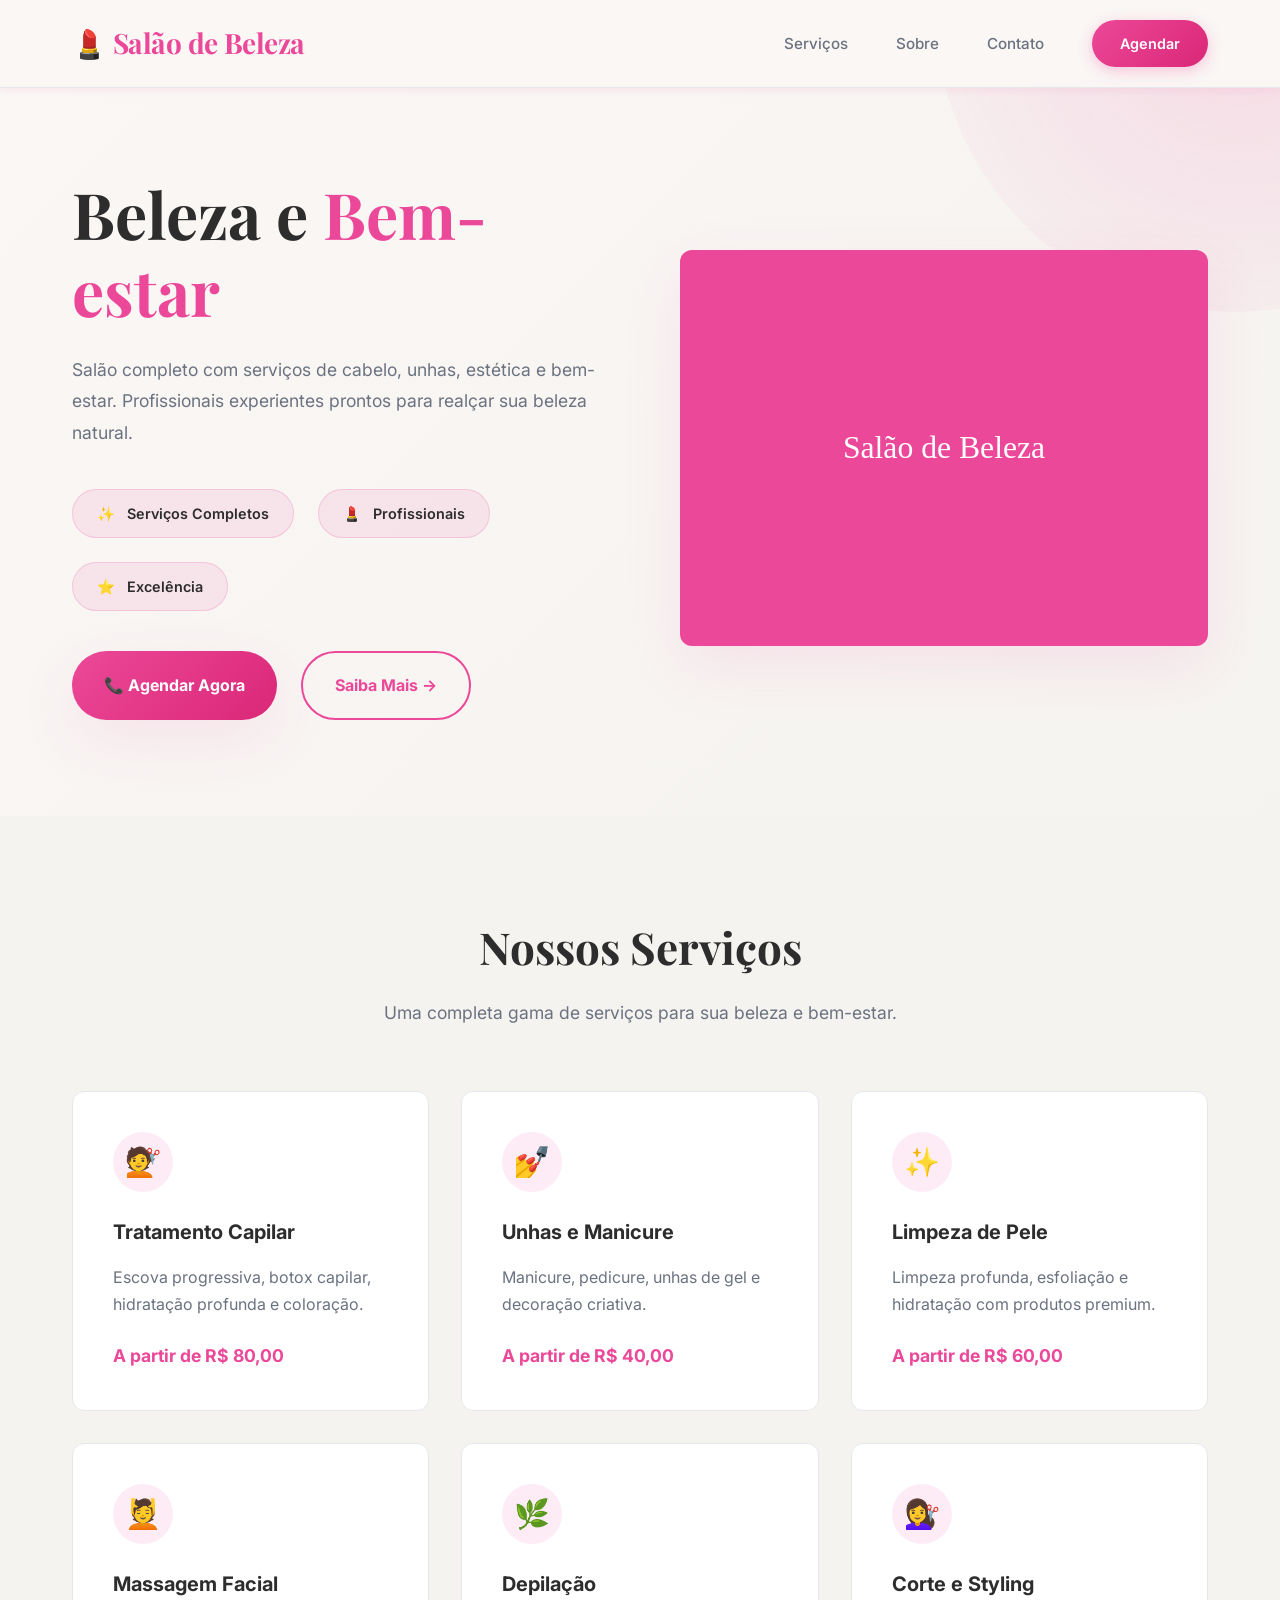
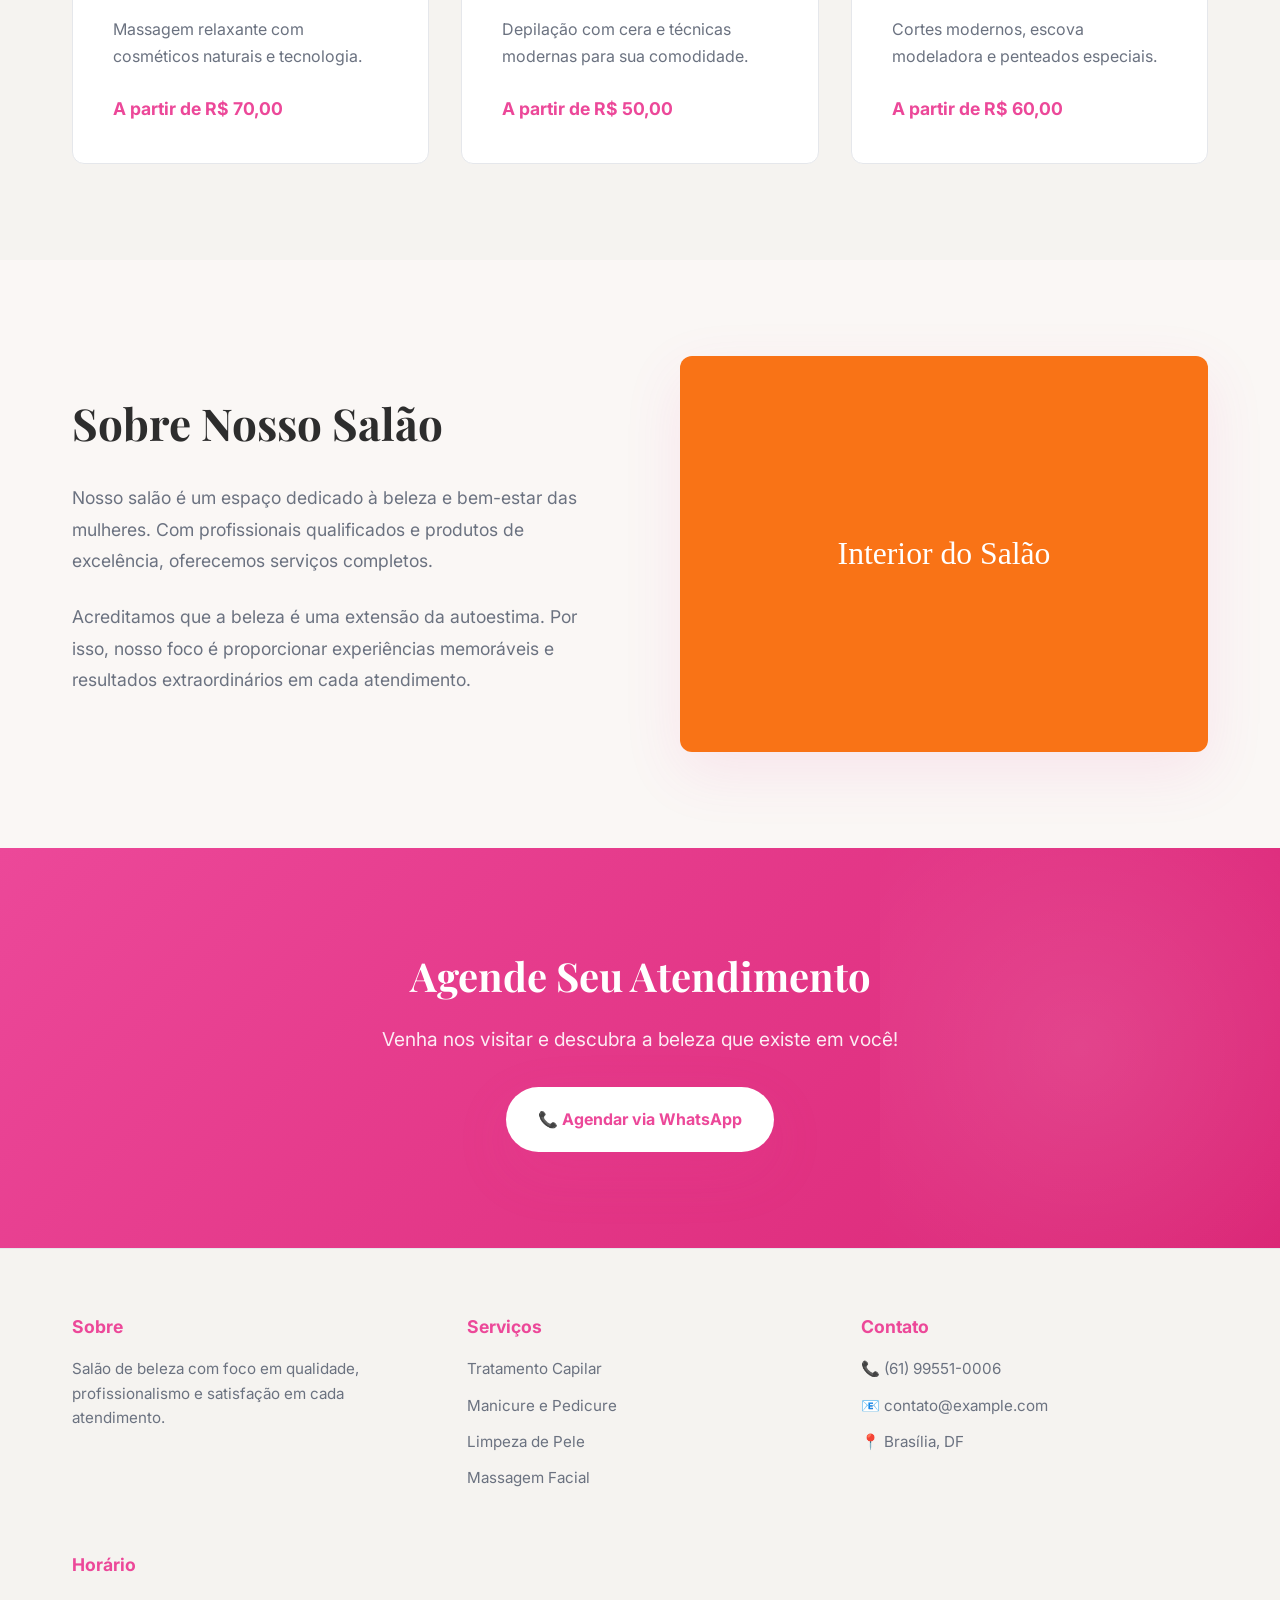
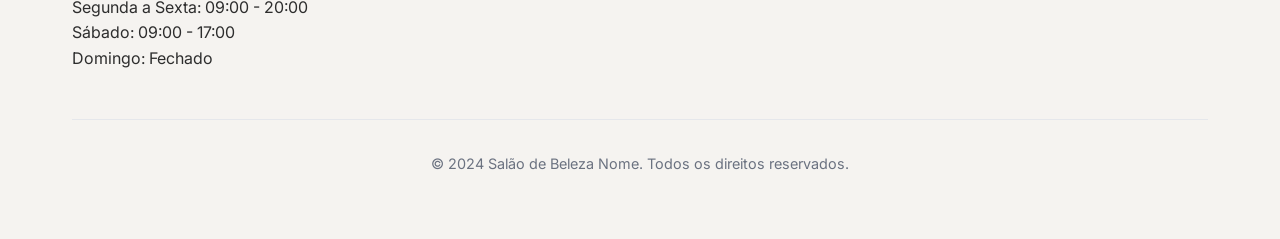
<file: beleza-landing/index.html>
<!DOCTYPE html>
<html lang="pt-BR">
<head>
  <meta charset="UTF-8" />
  <meta name="viewport" content="width=device-width, initial-scale=1.0" />
  <meta name="description" content="Salão de Beleza Nome — Cabelos, unhas, estética e massagens. Beleza e bem-estar em um só lugar." />
  <meta name="keywords" content="salão de beleza, cabelos, unhas, estética, bem-estar" />
  <title>Salão de Beleza Nome | Beleza e Bem-estar</title>
  
  <link rel="preconnect" href="https://fonts.googleapis.com" />
  <link rel="preconnect" href="https://fonts.gstatic.com" crossorigin />
  <link href="https://fonts.googleapis.com/css2?family=Inter:wght@400;500;600;700;800&family=Playfair+Display:wght@600;700&display=swap" rel="stylesheet" />
  
  <style>
    :root {
      --cor-primaria: #ec4899;
      --cor-primaria-escura: #db2777;
      --cor-ouro: #d4af37;
      --cor-fundo: #faf7f5;
      --cor-fundo-claro: #f5f3f0;
      --cor-fundo-mais-claro: #ede9e6;
      --cor-texto: #2d2d2d;
      --cor-texto-secundaria: #4a4a4a;
      --cor-texto-muteda: #6b7280;
      --cor-borda: #e5e7eb;
      --raio-borda: 12px;
      --raio-pequeno: 8px;
      --largura-maxima: 1200px;
      --transicao: all 0.3s cubic-bezier(0.4, 0, 0.2, 1);
      --sombra: 0 20px 60px rgba(236, 72, 153, 0.1);
      --sombra-hover: 0 25px 80px rgba(236, 72, 153, 0.15);
    }

    * {
      margin: 0;
      padding: 0;
      box-sizing: border-box;
    }

    html {
      scroll-behavior: smooth;
    }

    body {
      font-family: 'Inter', -apple-system, BlinkMacSystemFont, 'Segoe UI', sans-serif;
      background-color: var(--cor-fundo);
      color: var(--cor-texto);
      line-height: 1.6;
      -webkit-font-smoothing: antialiased;
    }

    img {
      max-width: 100%;
      height: auto;
      display: block;
    }

    a {
      color: inherit;
      text-decoration: none;
    }

    .contêiner {
      max-width: var(--largura-maxima);
      margin: 0 auto;
      padding: 0 2rem;
    }

    /* ========== CABEÇALHO ========== */
    header {
      position: fixed;
      top: 0;
      left: 0;
      right: 0;
      z-index: 999;
      background: rgba(250, 247, 245, 0.95);
      backdrop-filter: blur(10px);
      border-bottom: 1px solid var(--cor-borda);
      box-shadow: 0 2px 8px rgba(236, 72, 153, 0.1);
    }

    nav {
      display: flex;
      align-items: center;
      justify-content: space-between;
      padding: 1.25rem 0;
    }

    .logo {
      font-family: 'Playfair Display', serif;
      font-size: 1.75rem;
      font-weight: 700;
      color: var(--cor-primaria);
      letter-spacing: -0.02em;
    }

    nav ul {
      display: flex;
      align-items: center;
      list-style: none;
      gap: 3rem;
    }

    nav a {
      font-weight: 500;
      font-size: 0.95rem;
      color: var(--cor-texto-muteda);
      transition: var(--transicao);
      position: relative;
    }

    nav a::after {
      content: '';
      position: absolute;
      bottom: -6px;
      left: 0;
      width: 0;
      height: 2px;
      background: var(--cor-primaria);
      transition: width 0.3s ease;
    }

    nav a:hover {
      color: var(--cor-primaria);
    }

    nav a:hover::after {
      width: 100%;
    }

    .botao-cta {
      display: inline-flex;
      align-items: center;
      justify-content: center;
      padding: 0.75rem 1.75rem;
      background: linear-gradient(135deg, var(--cor-primaria), #db2777);
      color: white;
      border-radius: 50px;
      font-weight: 600;
      font-size: 0.9rem;
      transition: var(--transicao);
      box-shadow: 0 4px 15px rgba(236, 72, 153, 0.3);
    }

    .botao-cta:hover {
      transform: translateY(-2px);
      box-shadow: 0 8px 25px rgba(236, 72, 153, 0.5);
    }

    @media (max-width: 768px) {
      nav ul {
        display: none;
      }
      .logo {
        font-size: 1.5rem;
      }
    }

    /* ========== HERO ========== */
    .hero {
      margin-top: 80px;
      padding: 6rem 0;
      background: linear-gradient(135deg, var(--cor-fundo) 0%, var(--cor-fundo-claro) 100%);
      position: relative;
      overflow: hidden;
    }

    .hero::before {
      content: '';
      position: absolute;
      top: -50%;
      right: -20%;
      width: 600px;
      height: 600px;
      border-radius: 50%;
      background: radial-gradient(circle, rgba(236, 72, 153, 0.15), transparent);
      z-index: 1;
    }

    .grade-hero {
      display: grid;
      grid-template-columns: 1fr 1fr;
      gap: 5rem;
      align-items: center;
      position: relative;
      z-index: 2;
    }

    .conteudo-hero h1 {
      font-family: 'Playfair Display', serif;
      font-size: clamp(2.5rem, 6vw, 4rem);
      font-weight: 700;
      line-height: 1.2;
      margin-bottom: 1.5rem;
      color: var(--cor-texto);
    }

    .destaques {
      color: var(--cor-primaria);
    }

    .conteudo-hero p {
      font-size: 1.1rem;
      color: var(--cor-texto-muteda);
      margin-bottom: 2.5rem;
      line-height: 1.8;
    }

    .distintivos {
      display: flex;
      flex-wrap: wrap;
      gap: 1.5rem;
      margin-bottom: 2.5rem;
    }

    .distintivo {
      display: flex;
      align-items: center;
      gap: 0.75rem;
      padding: 0.75rem 1.5rem;
      background: rgba(236, 72, 153, 0.1);
      border: 1px solid rgba(236, 72, 153, 0.2);
      border-radius: 50px;
      font-size: 0.9rem;
      font-weight: 600;
    }

    .botoes-hero {
      display: flex;
      gap: 1.5rem;
      flex-wrap: wrap;
    }

    .botao-primario {
      display: inline-flex;
      align-items: center;
      gap: 0.75rem;
      padding: 1.25rem 2rem;
      background: linear-gradient(135deg, var(--cor-primaria), var(--cor-primaria-escura));
      color: white;
      border-radius: 50px;
      font-weight: 700;
      font-size: 1rem;
      transition: var(--transicao);
      box-shadow: var(--sombra);
    }

    .botao-primario:hover {
      transform: translateY(-3px);
      box-shadow: var(--sombra-hover);
    }

    .botao-secundario {
      display: inline-flex;
      align-items: center;
      gap: 0.75rem;
      padding: 1.25rem 2rem;
      background: transparent;
      color: var(--cor-primaria);
      border: 2px solid var(--cor-primaria);
      border-radius: 50px;
      font-weight: 700;
      font-size: 1rem;
      transition: var(--transicao);
    }

    .botao-secundario:hover {
      background: var(--cor-primaria);
      color: white;
      transform: translateY(-3px);
    }

    .imagem-hero {
      position: relative;
      display: flex;
      justify-content: center;
      align-items: center;
    }

    .imagem-hero img {
      width: 100%;
      border-radius: var(--raio-borda);
      box-shadow: var(--sombra);
      animation: flutuacao 3s ease-in-out infinite;
    }

    @keyframes flutuacao {
      0%, 100% { transform: translateY(0); }
      50% { transform: translateY(-15px); }
    }

    @media (max-width: 900px) {
      .grade-hero {
        grid-template-columns: 1fr;
        gap: 3rem;
      }
      .conteudo-hero h1 {
        font-size: 2rem;
      }
      .botoes-hero {
        justify-content: center;
      }
    }

    /* ========== SERVIÇOS ========== */
    .secao-servicos {
      padding: 6rem 0;
      background: var(--cor-fundo-claro);
    }

    .cabecalho-secao {
      text-align: center;
      margin-bottom: 4rem;
    }

    .cabecalho-secao h2 {
      font-family: 'Playfair Display', serif;
      font-size: clamp(2rem, 5vw, 2.75rem);
      font-weight: 700;
      margin-bottom: 1rem;
      color: var(--cor-texto);
    }

    .cabecalho-secao p {
      font-size: 1.1rem;
      color: var(--cor-texto-muteda);
      max-width: 600px;
      margin: 0 auto;
    }

    .grade-servicos {
      display: grid;
      grid-template-columns: repeat(auto-fit, minmax(320px, 1fr));
      gap: 2rem;
    }

    .cartao-servico {
      background: white;
      border: 1px solid var(--cor-borda);
      border-radius: var(--raio-borda);
      padding: 2.5rem;
      transition: var(--transicao);
      position: relative;
      overflow: hidden;
    }

    .cartao-servico::before {
      content: '';
      position: absolute;
      top: 0;
      left: 0;
      width: 100%;
      height: 4px;
      background: linear-gradient(90deg, var(--cor-primaria), var(--cor-ouro));
      transform: translateX(-100%);
      transition: transform 0.4s ease;
    }

    .cartao-servico:hover {
      transform: translateY(-8px);
      border-color: var(--cor-primaria);
      box-shadow: 0 10px 30px rgba(236, 72, 153, 0.15);
    }

    .cartao-servico:hover::before {
      transform: translateX(0);
    }

    .icone-servico {
      width: 60px;
      height: 60px;
      background: rgba(236, 72, 153, 0.1);
      border-radius: 50%;
      display: flex;
      align-items: center;
      justify-content: center;
      font-size: 1.8rem;
      margin-bottom: 1.5rem;
      transition: var(--transicao);
    }

    .cartao-servico:hover .icone-servico {
      background: rgba(236, 72, 153, 0.2);
      transform: scale(1.1);
    }

    .cartao-servico h3 {
      font-size: 1.25rem;
      font-weight: 700;
      margin-bottom: 1rem;
      color: var(--cor-texto);
    }

    .cartao-servico p {
      color: var(--cor-texto-muteda);
      line-height: 1.7;
    }

    .preco-servico {
      margin-top: 1.5rem;
      font-size: 1.1rem;
      font-weight: 700;
      color: var(--cor-primaria);
    }

    /* ========== SOBRE ========== */
    .secao-sobre {
      padding: 6rem 0;
      background: var(--cor-fundo);
    }

    .grade-sobre {
      display: grid;
      grid-template-columns: 1fr 1fr;
      gap: 5rem;
      align-items: center;
    }

    .conteudo-sobre h2 {
      font-family: 'Playfair Display', serif;
      font-size: clamp(2rem, 5vw, 2.75rem);
      font-weight: 700;
      margin-bottom: 1.5rem;
      color: var(--cor-texto);
    }

    .conteudo-sobre p {
      font-size: 1.1rem;
      color: var(--cor-texto-muteda);
      margin-bottom: 1.5rem;
      line-height: 1.8;
    }

    .imagem-sobre {
      position: relative;
    }

    .imagem-sobre img {
      width: 100%;
      border-radius: var(--raio-borda);
      box-shadow: var(--sombra);
    }

    @media (max-width: 900px) {
      .grade-sobre {
        grid-template-columns: 1fr;
        gap: 3rem;
      }
    }

    /* ========== CTA ========== */
    .secao-cta {
      padding: 6rem 0;
      background: linear-gradient(135deg, var(--cor-primaria), var(--cor-primaria-escura));
      text-align: center;
      position: relative;
      overflow: hidden;
    }

    .secao-cta::before {
      content: '';
      position: absolute;
      top: 0;
      right: 0;
      width: 400px;
      height: 400px;
      background: radial-gradient(circle, rgba(255, 255, 255, 0.1), transparent);
      z-index: 1;
    }

    .secao-cta > * {
      position: relative;
      z-index: 2;
    }

    .secao-cta h2 {
      font-family: 'Playfair Display', serif;
      font-size: 2.5rem;
      font-weight: 700;
      margin-bottom: 1rem;
      color: white;
    }

    .secao-cta p {
      font-size: 1.2rem;
      margin-bottom: 2rem;
      color: rgba(255, 255, 255, 0.9);
    }

    .secao-cta .botao-primario {
      background: white;
      color: var(--cor-primaria);
      font-weight: 700;
    }

    .secao-cta .botao-primario:hover {
      background: rgba(255, 255, 255, 0.9);
    }

    /* ========== RODAPÉ ========== */
    footer {
      background: var(--cor-fundo-claro);
      padding: 4rem 0;
      border-top: 1px solid var(--cor-borda);
    }

    .rodape-conteudo {
      display: grid;
      grid-template-columns: repeat(auto-fit, minmax(250px, 1fr));
      gap: 3rem;
      margin-bottom: 3rem;
    }

    .coluna-rodape h3 {
      font-size: 1.1rem;
      font-weight: 700;
      margin-bottom: 1rem;
      color: var(--cor-primaria);
    }

    .coluna-rodape ul {
      list-style: none;
    }

    .coluna-rodape a {
      color: var(--cor-texto-muteda);
      font-size: 0.95rem;
      margin-bottom: 0.75rem;
      display: block;
      transition: var(--transicao);
    }

    .coluna-rodape a:hover {
      color: var(--cor-primaria);
      transform: translateX(4px);
    }

    .coluna-rodape p {
      color: var(--cor-texto-muteda);
      font-size: 0.95rem;
      line-height: 1.6;
    }

    .rodape-inferior {
      text-align: center;
      padding-top: 2rem;
      border-top: 1px solid var(--cor-borda);
      color: var(--cor-texto-muteda);
      font-size: 0.9rem;
    }

    .animacao-entrada {
      animation: entrada 0.6s ease-out forwards;
      opacity: 0;
    }

    @keyframes entrada {
      from {
        opacity: 0;
        transform: translateY(30px);
      }
      to {
        opacity: 1;
        transform: translateY(0);
      }
    }
  </style>
</head>

<body>
  <header>
    <div class="contêiner">
      <nav>
        <div class="logo">💄 Salão de Beleza</div>
        <ul>
          <li><a href="#servicos">Serviços</a></li>
          <li><a href="#sobre">Sobre</a></li>
          <li><a href="#contato">Contato</a></li>
          <li><a href="https://wa.me/5561995510006?text=Olá,%20gostaria%20de%20agendar%20um%20horário%20no%20salão%20de%20beleza." target="_blank" rel="noopener noreferrer" class="botao-cta">Agendar</a></li>
        </ul>
      </nav>
    </div>
  </header>

  <main>
    <section class="hero">
      <div class="contêiner">
        <div class="grade-hero">
          <div class="conteudo-hero">
            <h1>Beleza e <span class="destaques">Bem-estar</span></h1>
            <p>Salão completo com serviços de cabelo, unhas, estética e bem-estar. Profissionais experientes prontos para realçar sua beleza natural.</p>

            <div class="distintivos">
              <div class="distintivo"><span>✨</span> <span>Serviços Completos</span></div>
              <div class="distintivo"><span>💄</span> <span>Profissionais</span></div>
              <div class="distintivo"><span>⭐</span> <span>Excelência</span></div>
            </div>

            <div class="botoes-hero">
              <a href="https://wa.me/5561995510006?text=Olá,%20gostaria%20de%20agendar%20um%20horário%20no%20salão%20de%20beleza." target="_blank" rel="noopener noreferrer" class="botao-primario">
                📞 Agendar Agora
              </a>
              <a href="#sobre" class="botao-secundario">Saiba Mais →</a>
            </div>
          </div>

          <div class="imagem-hero">
            <img src="data:image/svg+xml,%3Csvg xmlns='http://www.w3.org/2000/svg' width='800' height='600'%3E%3Crect fill='%23EC4899' width='800' height='600'/%3E%3Ctext x='50%25' y='50%25' font-size='48' fill='white' text-anchor='middle' dy='.3em'%3ESalão de Beleza%3C/text%3E%3C/svg%3E" alt="Salão de Beleza" />
          </div>
        </div>
      </div>
    </section>

    <section id="servicos" class="secao-servicos">
      <div class="contêiner">
        <div class="cabecalho-secao">
          <h2>Nossos Serviços</h2>
          <p>Uma completa gama de serviços para sua beleza e bem-estar.</p>
        </div>

        <div class="grade-servicos">
          <div class="cartao-servico">
            <div class="icone-servico">💇</div>
            <h3>Tratamento Capilar</h3>
            <p>Escova progressiva, botox capilar, hidratação profunda e coloração.</p>
            <div class="preco-servico">A partir de R$ 80,00</div>
          </div>

          <div class="cartao-servico">
            <div class="icone-servico">💅</div>
            <h3>Unhas e Manicure</h3>
            <p>Manicure, pedicure, unhas de gel e decoração criativa.</p>
            <div class="preco-servico">A partir de R$ 40,00</div>
          </div>

          <div class="cartao-servico">
            <div class="icone-servico">✨</div>
            <h3>Limpeza de Pele</h3>
            <p>Limpeza profunda, esfoliação e hidratação com produtos premium.</p>
            <div class="preco-servico">A partir de R$ 60,00</div>
          </div>

          <div class="cartao-servico">
            <div class="icone-servico">💆</div>
            <h3>Massagem Facial</h3>
            <p>Massagem relaxante com cosméticos naturais e tecnologia.</p>
            <div class="preco-servico">A partir de R$ 70,00</div>
          </div>

          <div class="cartao-servico">
            <div class="icone-servico">🌿</div>
            <h3>Depilação</h3>
            <p>Depilação com cera e técnicas modernas para sua comodidade.</p>
            <div class="preco-servico">A partir de R$ 50,00</div>
          </div>

          <div class="cartao-servico">
            <div class="icone-servico">💇‍♀️</div>
            <h3>Corte e Styling</h3>
            <p>Cortes modernos, escova modeladora e penteados especiais.</p>
            <div class="preco-servico">A partir de R$ 60,00</div>
          </div>
        </div>
      </div>
    </section>

    <section id="sobre" class="secao-sobre">
      <div class="contêiner">
        <div class="grade-sobre">
          <div class="conteudo-sobre">
            <h2>Sobre Nosso Salão</h2>
            <p>Nosso salão é um espaço dedicado à beleza e bem-estar das mulheres. Com profissionais qualificados e produtos de excelência, oferecemos serviços completos.</p>
            <p>Acreditamos que a beleza é uma extensão da autoestima. Por isso, nosso foco é proporcionar experiências memoráveis e resultados extraordinários em cada atendimento.</p>
          </div>

          <div class="imagem-sobre">
            <img src="data:image/svg+xml,%3Csvg xmlns='http://www.w3.org/2000/svg' width='800' height='600'%3E%3Crect fill='%23F97316' width='800' height='600'/%3E%3Ctext x='50%25' y='50%25' font-size='48' fill='white' text-anchor='middle' dy='.3em'%3EInterior do Salão%3C/text%3E%3C/svg%3E" alt="Interior do Salão" />
          </div>
        </div>
      </div>
    </section>

    <section class="secao-cta" id="contato">
      <div class="contêiner">
        <h2>Agende Seu Atendimento</h2>
        <p>Venha nos visitar e descubra a beleza que existe em você!</p>
        <a href="https://wa.me/5561995510006?text=Olá,%20gostaria%20de%20agendar%20um%20horário%20no%20salão%20de%20beleza." target="_blank" rel="noopener noreferrer" class="botao-primario">
          📞 Agendar via WhatsApp
        </a>
      </div>
    </section>
  </main>

  <footer>
    <div class="contêiner">
      <div class="rodape-conteudo">
        <div class="coluna-rodape">
          <h3>Sobre</h3>
          <p>Salão de beleza com foco em qualidade, profissionalismo e satisfação em cada atendimento.</p>
        </div>

        <div class="coluna-rodape">
          <h3>Serviços</h3>
          <ul>
            <li><a href="#servicos">Tratamento Capilar</a></li>
            <li><a href="#servicos">Manicure e Pedicure</a></li>
            <li><a href="#servicos">Limpeza de Pele</a></li>
            <li><a href="#servicos">Massagem Facial</a></li>
          </ul>
        </div>

        <div class="coluna-rodape">
          <h3>Contato</h3>
          <ul>
            <li><a href="tel:+5561995510006">📞 (61) 99551-0006</a></li>
            <li><a href="mailto:contato@example.com">📧 contato@example.com</a></li>
            <li><a href="#">📍 Brasília, DF</a></li>
          </ul>
        </div>

        <div class="coluna-rodape">
          <h3>Horário</h3>
          <ul>
            <li>Segunda a Sexta: 09:00 - 20:00</li>
            <li>Sábado: 09:00 - 17:00</li>
            <li>Domingo: Fechado</li>
          </ul>
        </div>
      </div>

      <div class="rodape-inferior">
        <p>&copy; 2024 Salão de Beleza Nome. Todos os direitos reservados.</p>
      </div>
    </div>
  </footer>

  <script>
    document.querySelectorAll('a[href^="#"]').forEach(anchor => {
      anchor.addEventListener('click', function (e) {
        e.preventDefault();
        const target = document.querySelector(this.getAttribute('href'));
        if (target) {
          target.scrollIntoView({ behavior: 'smooth', block: 'start' });
        }
      });
    });

    const opcoes = { threshold: 0.1, rootMargin: '0px 0px -100px 0px' };
    const observador = new IntersectionObserver((entradas) => {
      entradas.forEach(entrada => {
        if (entrada.isIntersecting) {
          entrada.target.classList.add('animacao-entrada');
          observador.unobserve(entrada.target);
        }
      });
    }, opcoes);

    document.querySelectorAll('.cartao-servico, .conteudo-sobre, .imagem-sobre').forEach(elemento => {
      observador.observe(elemento);
    });
  </script>
</body>
</html>
</file>
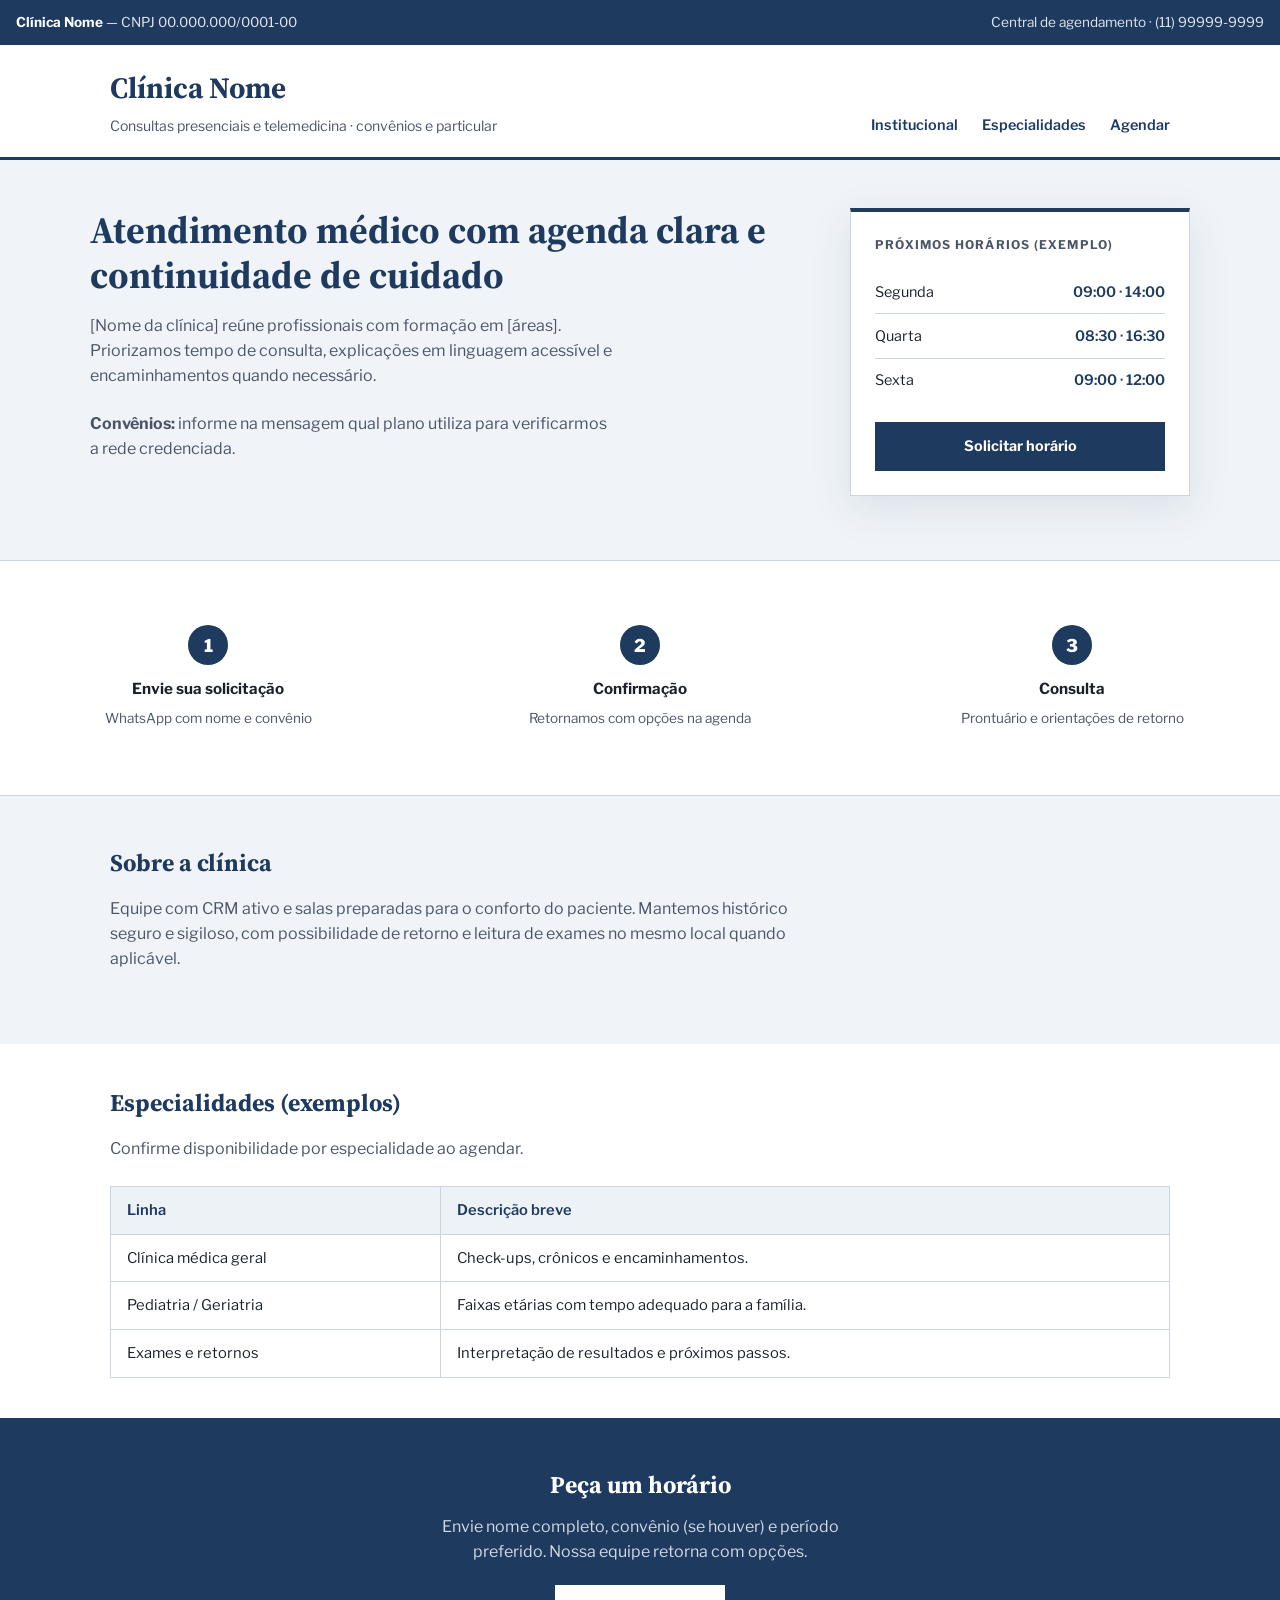
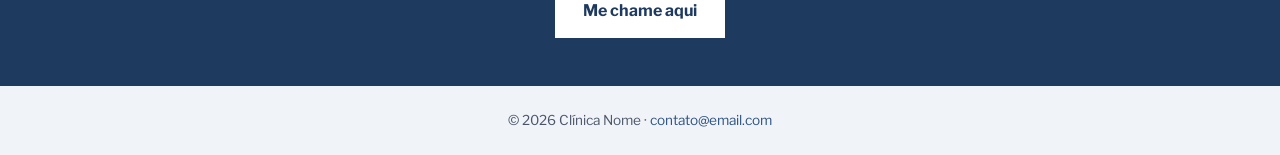
<file: clinica-landing/index.html>
<!DOCTYPE html>
<html lang="pt-BR">
<head>
  <meta charset="UTF-8" />
  <meta name="viewport" content="width=device-width, initial-scale=1.0" />
  <meta name="description" content="Clínica médica — consultas e agenda organizada." />
  <title>Clínica Nome — Agenda médica</title>
  <link rel="preconnect" href="https://fonts.googleapis.com" />
  <link rel="preconnect" href="https://fonts.gstatic.com" crossorigin />
  <link href="https://fonts.googleapis.com/css2?family=Libre+Franklin:ital,wght@0,400;0,500;0,600;0,700;1,400&family=Source+Serif+4:ital,opsz,wght@0,8..60,400;0,8..60,600;0,8..60,700;1,8..60,400&display=swap" rel="stylesheet" />
  <style>
    :root {
      --navy: #1e3a5f;
      --navy-light: #2c5282;
      --bg: #f0f4f8;
      --paper: #ffffff;
      --text: #1a202c;
      --muted: #4a5568;
      --line: #cbd5e0;
      --max: 1100px;
    }
    * { box-sizing: border-box; margin: 0; padding: 0; }
    body {
      font-family: "Libre Franklin", system-ui, sans-serif;
      background: var(--bg);
      color: var(--text);
      line-height: 1.55;
      font-size: 1rem;
    }
    a { color: var(--navy-light); text-decoration: none; }
    a:hover { text-decoration: underline; }
    .wrap { max-width: var(--max); margin: 0 auto; padding: 0 1.25rem; }

    /* Faixa institucional */
    .faixa-navy {
      background: var(--navy);
      color: #e2e8f0;
      padding: 0.75rem 1rem;
      font-size: 0.85rem;
      display: flex;
      justify-content: space-between;
      align-items: center;
      flex-wrap: wrap;
      gap: 0.5rem;
    }
    .faixa-navy strong { color: #fff; }

    .header-principal {
      background: var(--paper);
      border-bottom: 3px solid var(--navy);
      padding: 1.25rem 0;
    }
    .header-principal .inner {
      display: flex;
      justify-content: space-between;
      align-items: flex-end;
      gap: 1rem;
      flex-wrap: wrap;
    }
    .titulo-clinica {
      font-family: "Source Serif 4", Georgia, serif;
      font-size: clamp(1.5rem, 3vw, 1.85rem);
      font-weight: 700;
      color: var(--navy);
    }
    .sub-clinica { font-size: 0.88rem; color: var(--muted); margin-top: 0.25rem; }
    .nav-horizontal {
      display: flex;
      gap: 1.5rem;
      font-size: 0.9rem;
      font-weight: 600;
    }
    .nav-horizontal a { color: var(--navy); }
    .nav-horizontal a:hover { color: var(--navy-light); text-decoration: none; border-bottom: 2px solid var(--navy); }

    /* Hero em duas colunas: texto | card agenda */
    .hero-split {
      display: grid;
      grid-template-columns: 1fr 340px;
      gap: 2.5rem;
      align-items: start;
      padding: 3rem 0 4rem;
    }
    @media (max-width: 900px) {
      .hero-split { grid-template-columns: 1fr; }
    }
    .hero-split h1 {
      font-family: "Source Serif 4", Georgia, serif;
      font-size: clamp(1.75rem, 3.5vw, 2.35rem);
      font-weight: 700;
      color: var(--navy);
      line-height: 1.2;
      margin-bottom: 1rem;
    }
    .hero-split .intro { color: var(--muted); max-width: 48ch; margin-bottom: 1.5rem; }

    .card-agenda {
      background: var(--paper);
      border: 1px solid var(--line);
      border-top: 4px solid var(--navy);
      padding: 1.5rem;
      box-shadow: 0 12px 40px rgba(30, 58, 95, 0.1);
    }
    .card-agenda h3 {
      font-size: 0.75rem;
      text-transform: uppercase;
      letter-spacing: 0.1em;
      color: var(--muted);
      margin-bottom: 1rem;
    }
    .horario-fake {
      display: flex;
      justify-content: space-between;
      padding: 0.65rem 0;
      border-bottom: 1px solid var(--line);
      font-size: 0.9rem;
    }
    .horario-fake:last-of-type { border-bottom: none; }
    .horario-fake span:last-child { color: var(--navy); font-weight: 600; }
    .btn-block {
      display: block;
      width: 100%;
      text-align: center;
      background: var(--navy);
      color: #fff !important;
      padding: 0.85rem;
      margin-top: 1.25rem;
      font-weight: 700;
      font-size: 0.9rem;
      text-decoration: none !important;
    }
    .btn-block:hover { background: var(--navy-light); }

    /* Passos numerados */
    .passos {
      display: grid;
      grid-template-columns: repeat(3, 1fr);
      gap: 1rem;
      padding: 3rem 0;
      border-top: 1px solid var(--line);
      border-bottom: 1px solid var(--line);
      background: var(--paper);
    }
    @media (max-width: 700px) { .passos { grid-template-columns: 1fr; } }
    .passo {
      text-align: center;
      padding: 1rem;
    }
    .passo .num {
      width: 2.5rem;
      height: 2.5rem;
      margin: 0 auto 0.75rem;
      background: var(--navy);
      color: #fff;
      border-radius: 50%;
      display: flex;
      align-items: center;
      justify-content: center;
      font-weight: 800;
      font-size: 1.1rem;
    }
    .passo strong { display: block; margin-bottom: 0.35rem; font-size: 0.95rem; }
    .passo span { font-size: 0.85rem; color: var(--muted); }

    .secao-texto {
      padding: 3rem 0;
    }
    .secao-texto h2 {
      font-family: "Source Serif 4", serif;
      font-size: 1.5rem;
      color: var(--navy);
      margin-bottom: 1rem;
    }
    .secao-texto > .wrap > p { color: var(--muted); max-width: 65ch; margin-bottom: 1.5rem; }

    .tabela-especialidades {
      width: 100%;
      border-collapse: collapse;
      font-size: 0.92rem;
      margin-top: 1rem;
    }
    .tabela-especialidades th,
    .tabela-especialidades td {
      border: 1px solid var(--line);
      padding: 0.75rem 1rem;
      text-align: left;
    }
    .tabela-especialidades th {
      background: #edf2f7;
      font-weight: 600;
      color: var(--navy);
    }

    .cta-rodape {
      background: var(--navy);
      color: #e2e8f0;
      padding: 3rem 1rem;
      text-align: center;
    }
    .cta-rodape h2 {
      font-family: "Source Serif 4", serif;
      font-size: 1.5rem;
      color: #fff;
      margin-bottom: 0.75rem;
    }
    .cta-rodape p { margin-bottom: 1.25rem; opacity: 0.92; max-width: 42ch; margin-left: auto; margin-right: auto; }
    .cta-rodape a {
      display: inline-block;
      background: #fff;
      color: var(--navy) !important;
      padding: 0.9rem 1.75rem;
      font-weight: 700;
      text-decoration: none !important;
    }

    footer {
      padding: 1.5rem;
      text-align: center;
      font-size: 0.85rem;
      color: var(--muted);
    }
  </style>
</head>
<body>
  <div class="faixa-navy">
    <span><strong>Clínica Nome</strong> — CNPJ 00.000.000/0001-00</span>
    <span>Central de agendamento · (11) 99999-9999</span>
  </div>

  <header class="header-principal">
    <div class="wrap inner">
      <div>
        <p class="titulo-clinica">Clínica Nome</p>
        <p class="sub-clinica">Consultas presenciais e telemedicina · convênios e particular</p>
      </div>
      <nav class="nav-horizontal" aria-label="Principal">
        <a href="#sobre">Institucional</a>
        <a href="#especialidades">Especialidades</a>
        <a href="#contato">Agendar</a>
      </nav>
    </div>
  </header>

  <main>
    <div class="wrap hero-split">
      <div>
        <h1>Atendimento médico com agenda clara e continuidade de cuidado</h1>
        <p class="intro">
          [Nome da clínica] reúne profissionais com formação em [áreas]. Priorizamos tempo de consulta, explicações em linguagem acessível e encaminhamentos quando necessário.
        </p>
        <p class="intro" style="margin-bottom:0;">
          <strong>Convênios:</strong> informe na mensagem qual plano utiliza para verificarmos a rede credenciada.
        </p>
      </div>
      <aside class="card-agenda" aria-label="Exemplo de horários">
        <h3>Próximos horários (exemplo)</h3>
        <div class="horario-fake"><span>Segunda</span><span>09:00 · 14:00</span></div>
        <div class="horario-fake"><span>Quarta</span><span>08:30 · 16:30</span></div>
        <div class="horario-fake"><span>Sexta</span><span>09:00 · 12:00</span></div>
        <a class="btn-block" href="#contato">Solicitar horário</a>
      </aside>
    </div>

    <div class="passos">
      <div class="wrap" style="display:contents">
        <div class="passo">
          <div class="num">1</div>
          <strong>Envie sua solicitação</strong>
          <span>WhatsApp com nome e convênio</span>
        </div>
        <div class="passo">
          <div class="num">2</div>
          <strong>Confirmação</strong>
          <span>Retornamos com opções na agenda</span>
        </div>
        <div class="passo">
          <div class="num">3</div>
          <strong>Consulta</strong>
          <span>Prontuário e orientações de retorno</span>
        </div>
      </div>
    </div>

    <section id="sobre" class="secao-texto">
      <div class="wrap">
        <h2>Sobre a clínica</h2>
        <p>
          Equipe com CRM ativo e salas preparadas para o conforto do paciente. Mantemos histórico seguro e sigiloso, com possibilidade de retorno e leitura de exames no mesmo local quando aplicável.
        </p>
      </div>
    </section>

    <section id="especialidades" class="secao-texto" style="background:var(--paper);padding-top:2.5rem;padding-bottom:2.5rem;">
      <div class="wrap">
        <h2>Especialidades (exemplos)</h2>
        <p>Confirme disponibilidade por especialidade ao agendar.</p>
        <table class="tabela-especialidades">
          <thead>
            <tr><th>Linha</th><th>Descrição breve</th></tr>
          </thead>
          <tbody>
            <tr><td>Clínica médica geral</td><td>Check-ups, crônicos e encaminhamentos.</td></tr>
            <tr><td>Pediatria / Geriatria</td><td>Faixas etárias com tempo adequado para a família.</td></tr>
            <tr><td>Exames e retornos</td><td>Interpretação de resultados e próximos passos.</td></tr>
          </tbody>
        </table>
      </div>
    </section>

    <section id="contato" class="cta-rodape">
      <h2>Peça um horário</h2>
      <p>Envie nome completo, convênio (se houver) e período preferido. Nossa equipe retorna com opções.</p>
      <a href="https://wa.me/5511999999999?text=Ol%C3%A1%2C%20vim%20pela%20landing%20da%20cl%C3%ADnica%20e%20gostaria%20de%20agendar." target="_blank" rel="noopener noreferrer">Me chame aqui</a>
    </section>
  </main>

  <footer>
    <p>© <span id="y"></span> Clínica Nome · <a href="mailto:contato@email.com">contato@email.com</a></p>
  </footer>
  <script>document.getElementById("y").textContent = new Date().getFullYear();</script>
</body>
</html>
</file>
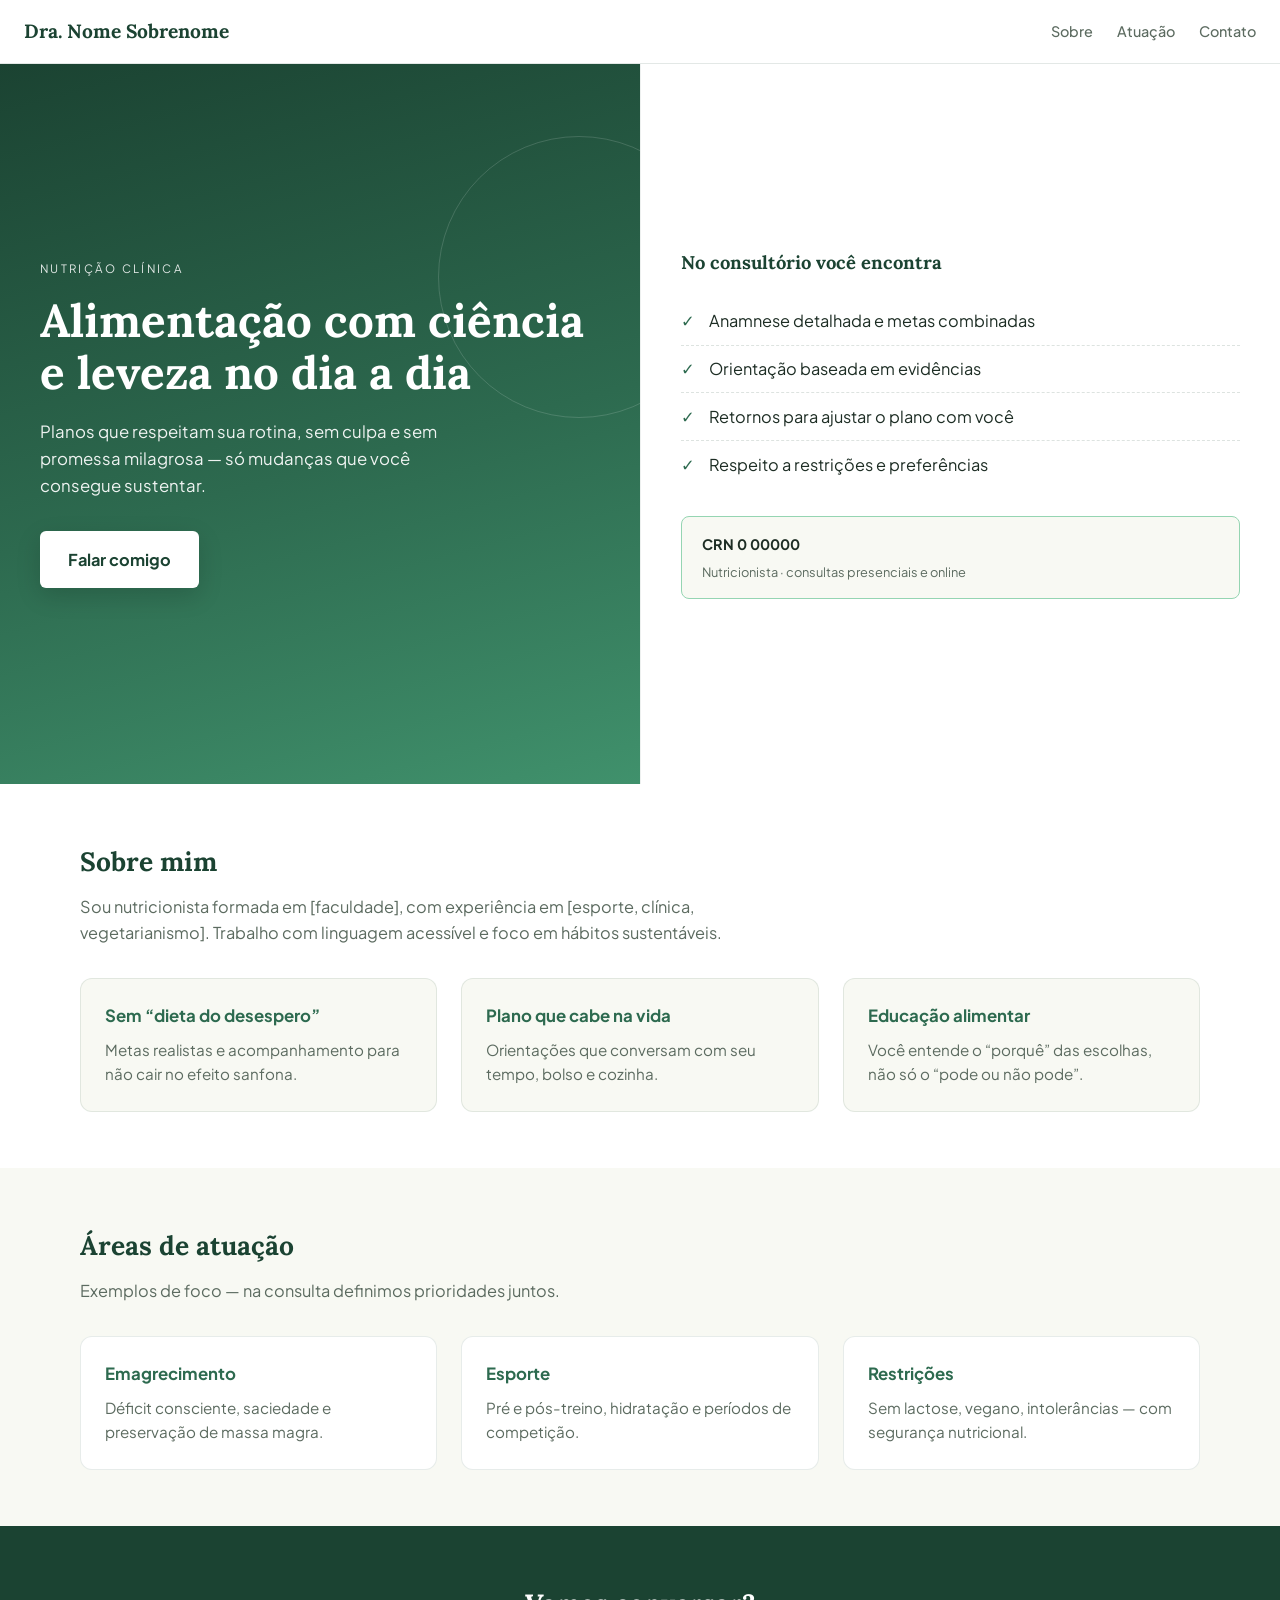
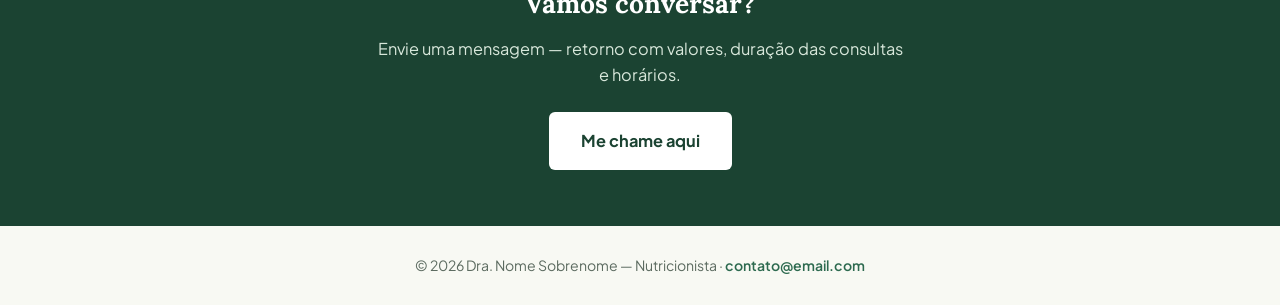
<file: nutricao-landing/index.html>
<!DOCTYPE html>
<html lang="pt-BR">
<head>
  <meta charset="UTF-8" />
  <meta name="viewport" content="width=device-width, initial-scale=1.0" />
  <meta name="description" content="Nutricionista — planos alimentares com base em evidências." />
  <title>Dra. Nome — Nutrição</title>
  <link rel="preconnect" href="https://fonts.googleapis.com" />
  <link rel="preconnect" href="https://fonts.gstatic.com" crossorigin />
  <link href="https://fonts.googleapis.com/css2?family=Lora:ital,wght@0,500;0,600;0,700;1,500&family=Plus+Jakarta+Sans:wght@400;500;600;700&display=swap" rel="stylesheet" />
  <style>
    :root {
      --verde-escuro: #1b4332;
      --verde: #2d6a4f;
      --verde-claro: #95d5b2;
      --creme: #f8f9f3;
      --branco: #ffffff;
      --texto: #1d2d24;
      --muted: #5c6b60;
      --max: 1120px;
    }
    * { box-sizing: border-box; margin: 0; padding: 0; }
    html { scroll-behavior: smooth; }
    body {
      font-family: "Plus Jakarta Sans", system-ui, sans-serif;
      color: var(--texto);
      line-height: 1.6;
      font-size: 1.02rem;
      background: var(--creme);
    }
    a { color: var(--verde); text-decoration: none; font-weight: 600; }
    a:hover { text-decoration: underline; }

    /* Topo simples */
    .barra-logo {
      background: var(--branco);
      border-bottom: 1px solid rgba(27, 67, 50, 0.12);
      padding: 1rem 1.5rem;
      display: flex;
      justify-content: space-between;
      align-items: center;
      flex-wrap: wrap;
      gap: 0.75rem;
    }
    .barra-logo strong {
      font-family: "Lora", Georgia, serif;
      font-size: 1.2rem;
      color: var(--verde-escuro);
    }
    .barra-logo nav { display: flex; gap: 1.5rem; font-size: 0.9rem; }
    .barra-logo nav a { color: var(--muted); font-weight: 500; }
    .barra-logo nav a:hover { color: var(--verde); text-decoration: none; }

    /* SPLIT: modelo diferente do bento — metade cor / metade conteúdo */
    .split-hero {
      display: grid;
      grid-template-columns: 1fr 1fr;
      min-height: min(88vh, 720px);
    }
    @media (max-width: 880px) {
      .split-hero { grid-template-columns: 1fr; min-height: auto; }
    }
    .split-esq {
      background: linear-gradient(165deg, var(--verde-escuro) 0%, var(--verde) 55%, #40916c 100%);
      color: #fff;
      padding: 3rem 2.5rem;
      display: flex;
      flex-direction: column;
      justify-content: center;
      position: relative;
      overflow: hidden;
    }
    .split-esq::after {
      content: "";
      position: absolute;
      width: 280px;
      height: 280px;
      border: 1px solid rgba(255, 255, 255, 0.15);
      border-radius: 50%;
      right: -80px;
      top: 10%;
      pointer-events: none;
    }
    .split-esq .tag {
      font-size: 0.72rem;
      text-transform: uppercase;
      letter-spacing: 0.2em;
      opacity: 0.85;
      margin-bottom: 1rem;
    }
    .split-esq h1 {
      font-family: "Lora", Georgia, serif;
      font-size: clamp(2rem, 4.5vw, 2.85rem);
      font-weight: 700;
      line-height: 1.15;
      margin-bottom: 1.25rem;
    }
    .split-esq .lead {
      opacity: 0.92;
      font-size: 1.05rem;
      max-width: 36ch;
      margin-bottom: 2rem;
    }
    .split-esq .btn-hero {
      align-self: flex-start;
      background: #fff;
      color: var(--verde-escuro) !important;
      padding: 0.95rem 1.75rem;
      border-radius: 6px;
      font-weight: 700;
      text-decoration: none !important;
      box-shadow: 0 8px 24px rgba(0, 0, 0, 0.15);
    }
    .split-esq .btn-hero:hover { filter: brightness(1.05); }

    .split-dir {
      background: var(--branco);
      padding: 3rem 2.5rem;
      display: flex;
      flex-direction: column;
      justify-content: center;
      border-left: 1px solid rgba(27, 67, 50, 0.08);
    }
    @media (max-width: 880px) {
      .split-dir { border-left: none; border-top: 1px solid rgba(27, 67, 50, 0.08); }
    }
    .split-dir h2 {
      font-family: "Lora", serif;
      font-size: 1.15rem;
      color: var(--verde-escuro);
      margin-bottom: 1.25rem;
    }
    .lista-check {
      list-style: none;
      margin-bottom: 1.75rem;
    }
    .lista-check li {
      padding: 0.65rem 0;
      padding-left: 1.75rem;
      position: relative;
      color: var(--texto);
      border-bottom: 1px dashed rgba(27, 67, 50, 0.15);
    }
    .lista-check li:last-child { border-bottom: none; }
    .lista-check li::before {
      content: "✓";
      position: absolute;
      left: 0;
      color: var(--verde);
      font-weight: 800;
    }
    .crn-box {
      background: var(--creme);
      border: 1px solid var(--verde-claro);
      padding: 1rem 1.25rem;
      border-radius: 8px;
      font-size: 0.9rem;
    }
    .crn-box span { display: block; color: var(--muted); font-size: 0.8rem; margin-top: 0.35rem; }

    /* Faixas alternadas (ondas sutis) */
    .faixa {
      padding: 3.5rem 1.5rem;
    }
    .faixa.clara { background: var(--branco); }
    .faixa.creme { background: var(--creme); }
    .wrap { max-width: var(--max); margin: 0 auto; }
    .faixa h2 {
      font-family: "Lora", serif;
      font-size: 1.65rem;
      color: var(--verde-escuro);
      margin-bottom: 0.75rem;
    }
    .faixa > .wrap > .sub {
      color: var(--muted);
      max-width: 58ch;
      margin-bottom: 2rem;
    }

    .tres-col {
      display: grid;
      grid-template-columns: repeat(3, 1fr);
      gap: 1.5rem;
    }
    @media (max-width: 768px) { .tres-col { grid-template-columns: 1fr; } }
    .bloco {
      padding: 1.5rem;
      border-radius: 12px;
      border: 1px solid rgba(27, 67, 50, 0.1);
    }
    .faixa.clara .bloco { background: var(--creme); }
    .faixa.creme .bloco { background: var(--branco); }
    .bloco h3 { font-size: 1.05rem; margin-bottom: 0.5rem; color: var(--verde); }
    .bloco p { font-size: 0.95rem; color: var(--muted); }

    .cta-final {
      text-align: center;
      padding: 3.5rem 1.5rem;
      background: var(--verde-escuro);
      color: #e8f5e9;
    }
    .cta-final h2 {
      font-family: "Lora", serif;
      font-size: 1.65rem;
      color: #fff;
      margin-bottom: 0.75rem;
    }
    .cta-final p { margin-bottom: 1.5rem; opacity: 0.92; max-width: 44ch; margin-left: auto; margin-right: auto; }
    .cta-final a {
      display: inline-block;
      background: #fff;
      color: var(--verde-escuro) !important;
      padding: 1rem 2rem;
      border-radius: 6px;
      font-weight: 700;
      text-decoration: none !important;
    }

    footer {
      padding: 1.75rem;
      text-align: center;
      font-size: 0.88rem;
      color: var(--muted);
    }
  </style>
</head>
<body>
  <header class="barra-logo">
    <strong>Dra. Nome Sobrenome</strong>
    <nav aria-label="Principal">
      <a href="#sobre">Sobre</a>
      <a href="#areas">Atuação</a>
      <a href="#contato">Contato</a>
    </nav>
  </header>

  <main>
    <section class="split-hero" aria-label="Apresentação">
      <div class="split-esq">
        <span class="tag">Nutrição clínica</span>
        <h1>Alimentação com ciência e leveza no dia a dia</h1>
        <p class="lead">
          Planos que respeitam sua rotina, sem culpa e sem promessa milagrosa — só mudanças que você consegue sustentar.
        </p>
        <a class="btn-hero" href="#contato">Falar comigo</a>
      </div>
      <div class="split-dir">
        <h2>No consultório você encontra</h2>
        <ul class="lista-check">
          <li>Anamnese detalhada e metas combinadas</li>
          <li>Orientação baseada em evidências</li>
          <li>Retornos para ajustar o plano com você</li>
          <li>Respeito a restrições e preferências</li>
        </ul>
        <div class="crn-box">
          <strong>CRN 0 00000</strong>
          <span>Nutricionista · consultas presenciais e online</span>
        </div>
      </div>
    </section>

    <section id="sobre" class="faixa clara">
      <div class="wrap">
        <h2>Sobre mim</h2>
        <p class="sub">
          Sou nutricionista formada em [faculdade], com experiência em [esporte, clínica, vegetarianismo]. Trabalho com linguagem acessível e foco em hábitos sustentáveis.
        </p>
        <div class="tres-col">
          <div class="bloco">
            <h3>Sem “dieta do desespero”</h3>
            <p>Metas realistas e acompanhamento para não cair no efeito sanfona.</p>
          </div>
          <div class="bloco">
            <h3>Plano que cabe na vida</h3>
            <p>Orientações que conversam com seu tempo, bolso e cozinha.</p>
          </div>
          <div class="bloco">
            <h3>Educação alimentar</h3>
            <p>Você entende o “porquê” das escolhas, não só o “pode ou não pode”.</p>
          </div>
        </div>
      </div>
    </section>

    <section id="areas" class="faixa creme">
      <div class="wrap">
        <h2>Áreas de atuação</h2>
        <p class="sub">Exemplos de foco — na consulta definimos prioridades juntos.</p>
        <div class="tres-col">
          <div class="bloco"><h3>Emagrecimento</h3><p>Déficit consciente, saciedade e preservação de massa magra.</p></div>
          <div class="bloco"><h3>Esporte</h3><p>Pré e pós-treino, hidratação e períodos de competição.</p></div>
          <div class="bloco"><h3>Restrições</h3><p>Sem lactose, vegano, intolerâncias — com segurança nutricional.</p></div>
        </div>
      </div>
    </section>

    <section id="contato" class="cta-final">
      <h2>Vamos conversar?</h2>
      <p>Envie uma mensagem — retorno com valores, duração das consultas e horários.</p>
      <a href="https://wa.me/5511999999999?text=Ol%C3%A1%2C%20vim%20pela%20landing%20de%20nutri%C3%A7%C3%A3o." target="_blank" rel="noopener noreferrer">Me chame aqui</a>
    </section>
  </main>

  <footer>
    <p>© <span id="y"></span> Dra. Nome Sobrenome — Nutricionista · <a href="mailto:contato@email.com">contato@email.com</a></p>
  </footer>
  <script>document.getElementById("y").textContent = new Date().getFullYear();</script>
</body>
</html>
</file>
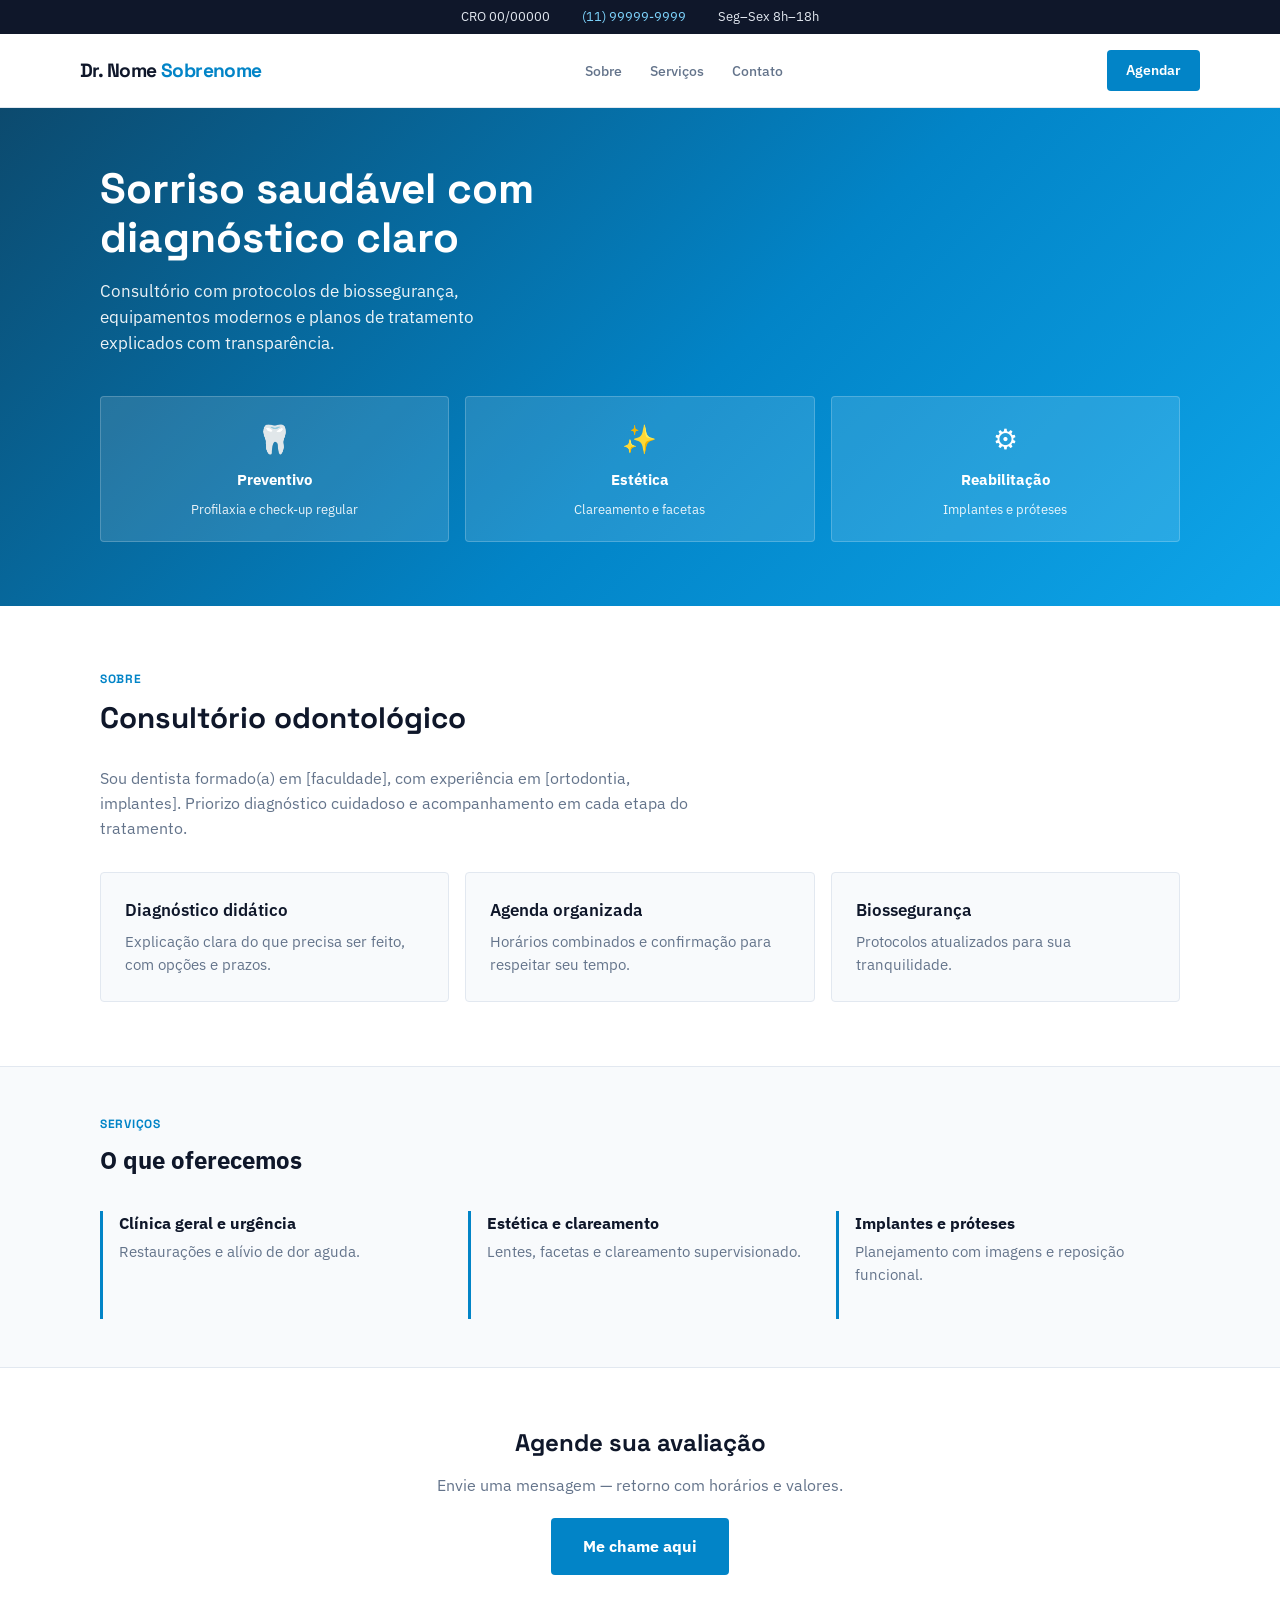
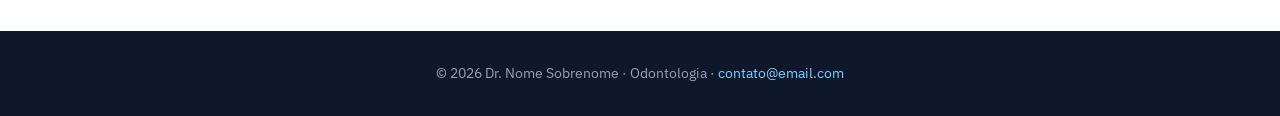
<file: odontologia-landing/index.html>
<!DOCTYPE html>
<html lang="pt-BR">
<head>
  <meta charset="UTF-8" />
  <meta name="viewport" content="width=device-width, initial-scale=1.0" />
  <meta name="description" content="Odontologia — consultório moderno e agendamento." />
  <title>Dr. Nome — Odontologia</title>
  <link rel="preconnect" href="https://fonts.googleapis.com" />
  <link rel="preconnect" href="https://fonts.gstatic.com" crossorigin />
  <link href="https://fonts.googleapis.com/css2?family=IBM+Plex+Sans:wght@400;500;600;700&family=Space+Grotesk:wght@500;600;700&display=swap" rel="stylesheet" />
  <style>
    :root {
      --bg: #ffffff;
      --surface: #f8fafc;
      --text: #0f172a;
      --muted: #64748b;
      --brand: #0284c7;
      --brand-dark: #0369a1;
      --border: #e2e8f0;
      --footer: #0f172a;
    }
    * { box-sizing: border-box; margin: 0; padding: 0; }
    body {
      font-family: "IBM Plex Sans", system-ui, sans-serif;
      background: var(--bg);
      color: var(--text);
      line-height: 1.55;
      font-size: 1rem;
    }
    a { color: inherit; text-decoration: none; }
    .wrap { max-width: 1120px; margin: 0 auto; padding: 0 1.25rem; }

    /* Barra superior */
    .barra-topo {
      background: var(--text);
      color: #e2e8f0;
      font-size: 0.8rem;
      padding: 0.45rem 1rem;
      display: flex;
      justify-content: center;
      gap: 2rem;
      flex-wrap: wrap;
    }
    .barra-topo a { color: #7dd3fc; }

    /* Header fixo estilo clínica */
    .cabecalho {
      position: sticky;
      top: 0;
      z-index: 40;
      background: rgba(255, 255, 255, 0.95);
      backdrop-filter: blur(8px);
      border-bottom: 1px solid var(--border);
    }
    .cabecalho-inner {
      display: flex;
      align-items: center;
      justify-content: space-between;
      padding: 1rem 0;
      gap: 1rem;
    }
    .marca {
      font-family: "Space Grotesk", sans-serif;
      font-weight: 700;
      font-size: 1.2rem;
      letter-spacing: -0.03em;
    }
    .marca span { color: var(--brand); }
    .nav-links { display: flex; gap: 1.75rem; font-size: 0.9rem; font-weight: 500; }
    .nav-links a { color: var(--muted); }
    .nav-links a:hover { color: var(--brand); }
    .btn-cta {
      background: var(--brand);
      color: #fff !important;
      padding: 0.6rem 1.2rem;
      border-radius: 4px;
      font-weight: 600;
      font-size: 0.88rem;
    }
    .btn-cta:hover { background: var(--brand-dark); }
    @media (max-width: 700px) {
      .nav-links { display: none; }
    }

    /* Hero: faixa azul + grid 3 ícones */
    .faixa-hero {
      background: linear-gradient(135deg, #0c4a6e 0%, #0284c7 55%, #0ea5e9 100%);
      color: #fff;
      padding: 3.5rem 0 4rem;
    }
    .faixa-hero h1 {
      font-family: "Space Grotesk", sans-serif;
      font-size: clamp(1.85rem, 4vw, 2.65rem);
      font-weight: 700;
      line-height: 1.15;
      max-width: 18ch;
      margin-bottom: 1rem;
    }
    .faixa-hero .sub {
      opacity: 0.92;
      max-width: 38ch;
      font-size: 1.05rem;
      margin-bottom: 2rem;
    }
    .grid-tres {
      display: grid;
      grid-template-columns: repeat(3, 1fr);
      gap: 1rem;
      margin-top: 2.5rem;
    }
    @media (max-width: 700px) { .grid-tres { grid-template-columns: 1fr; } }
    .item-tres {
      background: rgba(255, 255, 255, 0.12);
      border: 1px solid rgba(255, 255, 255, 0.2);
      border-radius: 4px;
      padding: 1.25rem;
      text-align: center;
    }
    .item-tres .ico { font-size: 1.75rem; margin-bottom: 0.5rem; }
    .item-tres strong { display: block; font-size: 0.95rem; margin-bottom: 0.25rem; }
    .item-tres span { font-size: 0.82rem; opacity: 0.9; }

    /* Faixa branca: texto + cards retos */
    .secao-branca { padding: 4rem 0; }
    .titulo-secao {
      font-family: "Space Grotesk", sans-serif;
      font-size: 1.35rem;
      font-weight: 700;
      margin-bottom: 0.5rem;
      text-transform: uppercase;
      letter-spacing: 0.06em;
      color: var(--brand);
      font-size: 0.75rem;
    }
    .secao-branca h2 {
      font-family: "Space Grotesk", sans-serif;
      font-size: clamp(1.5rem, 3vw, 1.85rem);
      margin-bottom: 1.5rem;
    }
    .texto-muted { color: var(--muted); max-width: 60ch; margin-bottom: 2rem; }

    .cards-retos {
      display: grid;
      grid-template-columns: repeat(3, 1fr);
      gap: 1rem;
    }
    @media (max-width: 800px) { .cards-retos { grid-template-columns: 1fr; } }
    .card-reto {
      border: 1px solid var(--border);
      border-radius: 4px;
      padding: 1.5rem;
      background: var(--surface);
    }
    .card-reto h3 { font-size: 1.05rem; margin-bottom: 0.5rem; font-weight: 600; }
    .card-reto p { color: var(--muted); font-size: 0.92rem; }

    .faixa-servicos {
      background: var(--surface);
      border-top: 1px solid var(--border);
      border-bottom: 1px solid var(--border);
      padding: 3rem 0;
    }
    .lista-servicos {
      display: grid;
      grid-template-columns: repeat(3, 1fr);
      gap: 1.5rem;
      list-style: none;
    }
    @media (max-width: 800px) { .lista-servicos { grid-template-columns: 1fr; } }
    .lista-servicos li {
      padding-left: 1rem;
      border-left: 3px solid var(--brand);
    }
    .lista-servicos strong { display: block; margin-bottom: 0.35rem; }

    .cta-final {
      text-align: center;
      padding: 3.5rem 1rem;
    }
    .cta-final h2 { font-family: "Space Grotesk", sans-serif; font-size: 1.5rem; margin-bottom: 0.75rem; }
    .cta-final p { color: var(--muted); margin-bottom: 1.25rem; }
    .btn-grande {
      display: inline-block;
      background: var(--brand);
      color: #fff !important;
      padding: 1rem 2rem;
      border-radius: 4px;
      font-weight: 700;
    }
    .btn-grande:hover { background: var(--brand-dark); }

    footer {
      background: var(--footer);
      color: #94a3b8;
      padding: 2rem;
      text-align: center;
      font-size: 0.88rem;
    }
    footer a { color: #7dd3fc; }
  </style>
</head>
<body>
  <div class="barra-topo">
    <span>CRO 00/00000</span>
    <a href="tel:+5511999999999">(11) 99999-9999</a>
    <span>Seg–Sex 8h–18h</span>
  </div>

  <header class="cabecalho">
    <div class="wrap cabecalho-inner">
      <p class="marca">Dr. Nome <span>Sobrenome</span></p>
      <nav class="nav-links" aria-label="Principal">
        <a href="#sobre">Sobre</a>
        <a href="#servicos">Serviços</a>
        <a href="#contato">Contato</a>
      </nav>
      <a class="btn-cta" href="#contato">Agendar</a>
    </div>
  </header>

  <main>
    <section class="faixa-hero">
      <div class="wrap">
        <h1>Sorriso saudável com diagnóstico claro</h1>
        <p class="sub">Consultório com protocolos de biossegurança, equipamentos modernos e planos de tratamento explicados com transparência.</p>
        <div class="grid-tres">
          <div class="item-tres">
            <div class="ico" aria-hidden="true">🦷</div>
            <strong>Preventivo</strong>
            <span>Profilaxia e check-up regular</span>
          </div>
          <div class="item-tres">
            <div class="ico" aria-hidden="true">✨</div>
            <strong>Estética</strong>
            <span>Clareamento e facetas</span>
          </div>
          <div class="item-tres">
            <div class="ico" aria-hidden="true">⚙</div>
            <strong>Reabilitação</strong>
            <span>Implantes e próteses</span>
          </div>
        </div>
      </div>
    </section>

    <section id="sobre" class="secao-branca">
      <div class="wrap">
        <p class="titulo-secao">Sobre</p>
        <h2>Consultório odontológico</h2>
        <p class="texto-muted">
          Sou dentista formado(a) em [faculdade], com experiência em [ortodontia, implantes]. Priorizo diagnóstico cuidadoso e acompanhamento em cada etapa do tratamento.
        </p>
        <div class="cards-retos">
          <div class="card-reto">
            <h3>Diagnóstico didático</h3>
            <p>Explicação clara do que precisa ser feito, com opções e prazos.</p>
          </div>
          <div class="card-reto">
            <h3>Agenda organizada</h3>
            <p>Horários combinados e confirmação para respeitar seu tempo.</p>
          </div>
          <div class="card-reto">
            <h3>Biossegurança</h3>
            <p>Protocolos atualizados para sua tranquilidade.</p>
          </div>
        </div>
      </div>
    </section>

    <section id="servicos" class="faixa-servicos">
      <div class="wrap">
        <p class="titulo-secao">Serviços</p>
        <h2 style="margin-bottom: 2rem;">O que oferecemos</h2>
        <ul class="lista-servicos">
          <li><strong>Clínica geral e urgência</strong><span class="texto-muted" style="display:block;font-size:0.92rem;">Restaurações e alívio de dor aguda.</span></li>
          <li><strong>Estética e clareamento</strong><span class="texto-muted" style="display:block;font-size:0.92rem;">Lentes, facetas e clareamento supervisionado.</span></li>
          <li><strong>Implantes e próteses</strong><span class="texto-muted" style="display:block;font-size:0.92rem;">Planejamento com imagens e reposição funcional.</span></li>
        </ul>
      </div>
    </section>

    <section id="contato" class="cta-final">
      <h2>Agende sua avaliação</h2>
      <p>Envie uma mensagem — retorno com horários e valores.</p>
      <a class="btn-grande" href="https://wa.me/5511999999999?text=Ol%C3%A1%2C%20vim%20pela%20landing%20de%20odontologia." target="_blank" rel="noopener noreferrer">Me chame aqui</a>
    </section>
  </main>

  <footer>
    <p>© <span id="y"></span> Dr. Nome Sobrenome · Odontologia · <a href="mailto:contato@email.com">contato@email.com</a></p>
  </footer>
  <script>document.getElementById("y").textContent = new Date().getFullYear();</script>
</body>
</html>
</file>
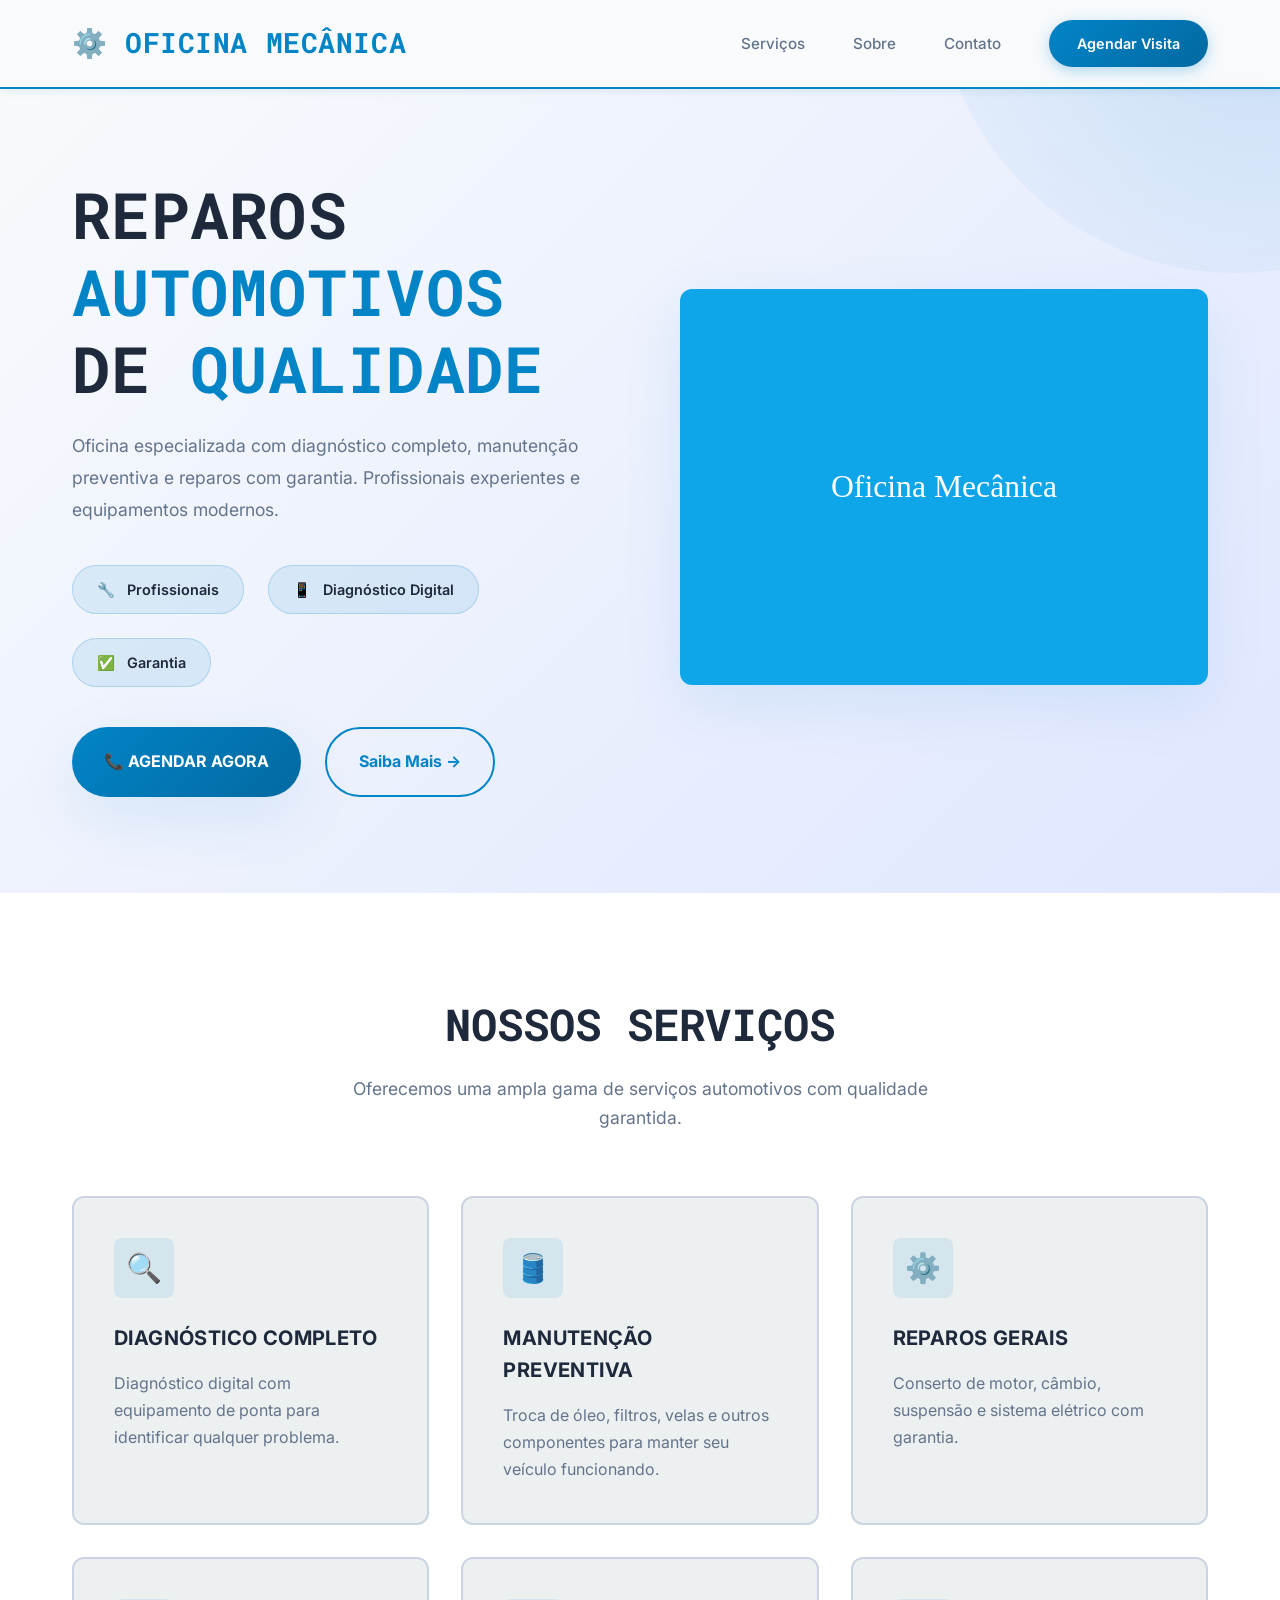
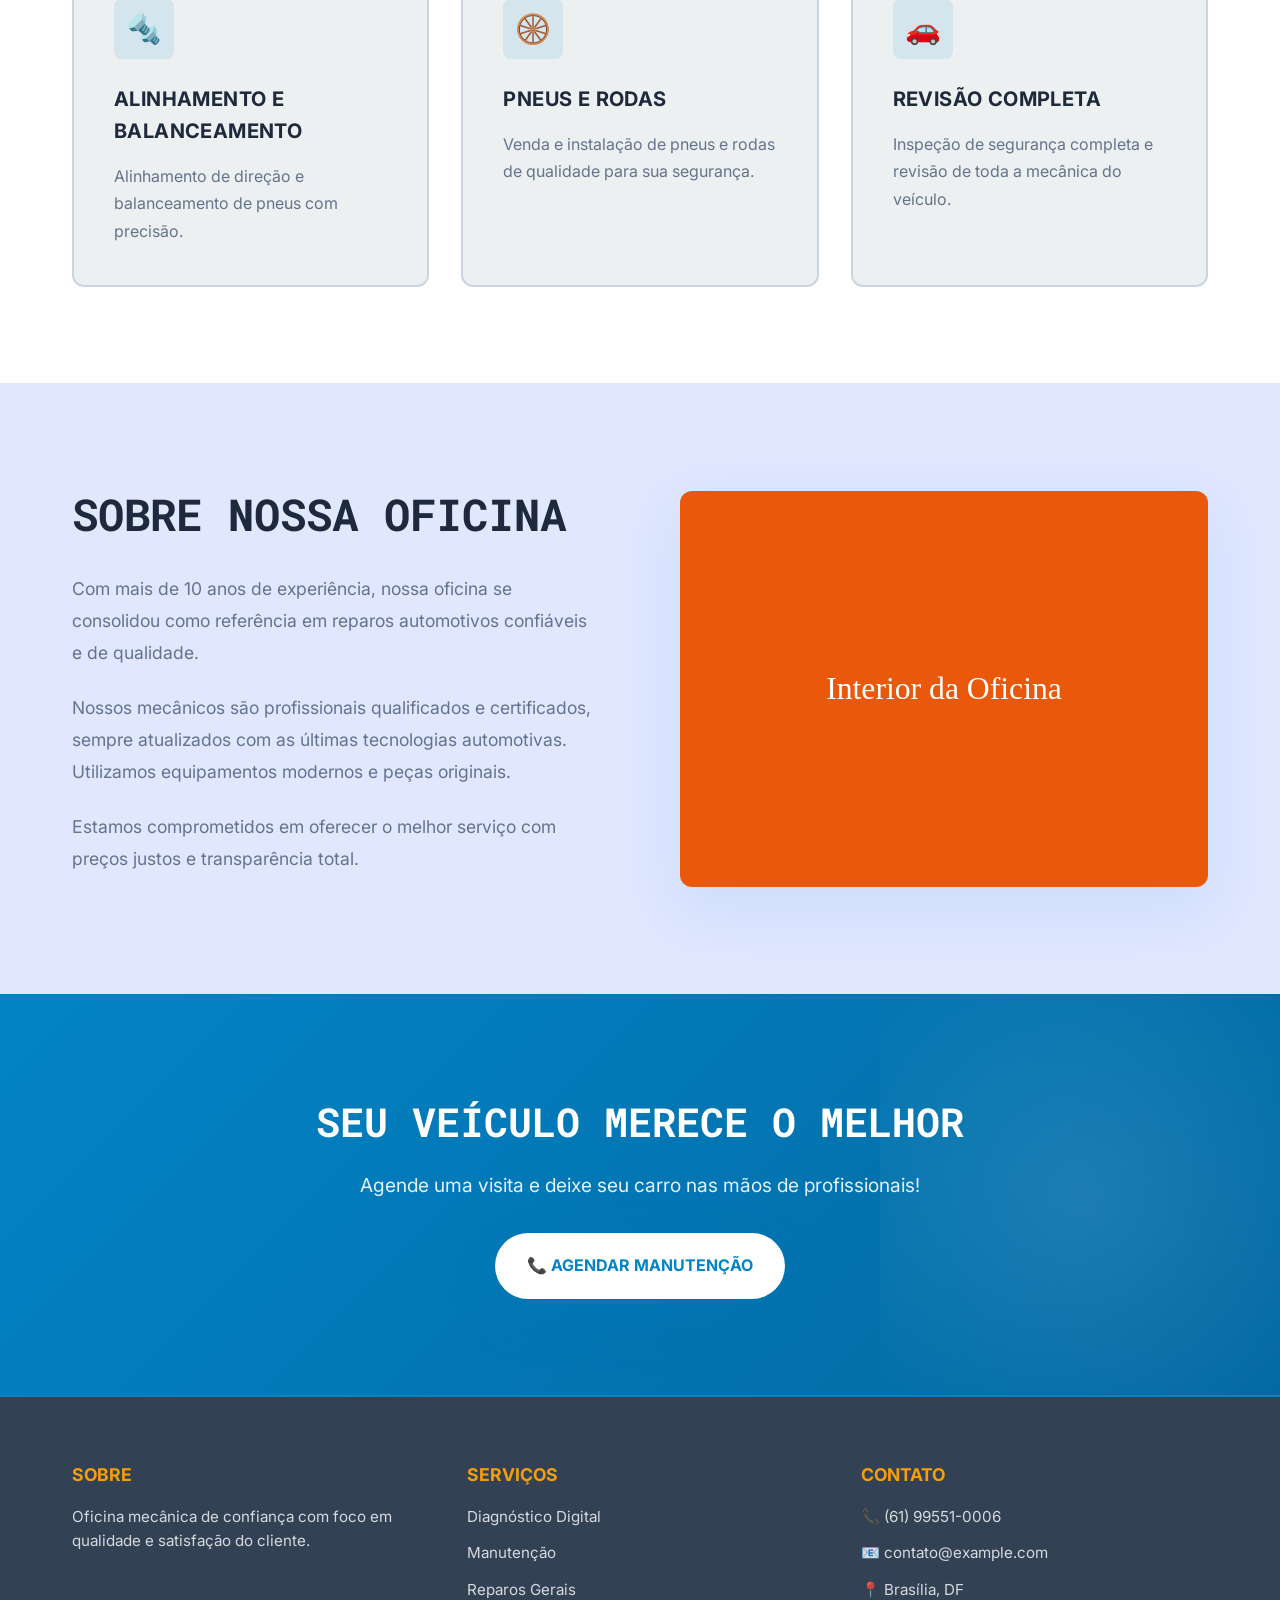
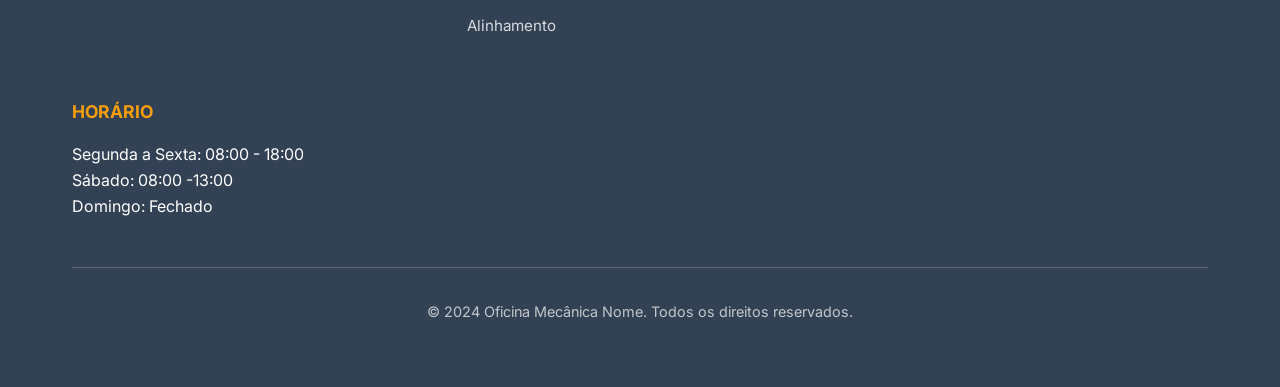
<file: oficina-landing/index.html>
<!DOCTYPE html>
<html lang="pt-BR">
<head>
  <meta charset="UTF-8" />
  <meta name="viewport" content="width=device-width, initial-scale=1.0" />
  <meta name="description" content="Oficina Mecânica Nome — Reparos automotivos de qualidade. Diagnóstico completo, manutenção e reparos com garantia." />
  <meta name="keywords" content="oficina mecânica, reparos automotivos, manutenção veicular, diagnóstico" />
  <title>Oficina Mecânica Nome | Qualidade e Confiança</title>
  
  <link rel="preconnect" href="https://fonts.googleapis.com" />
  <link rel="preconnect" href="https://fonts.gstatic.com" crossorigin />
  <link href="https://fonts.googleapis.com/css2?family=Inter:wght@400;500;600;700;800&family=Roboto+Mono:wght@500;700&display=swap" rel="stylesheet" />
  
  <style>
    :root {
      --cor-primaria: #0284c7;
      --cor-primaria-escura: #0369a1;
      --cor-destaque: #f59e0b;
      --cor-fundo: #f8fafc;
      --cor-fundo-claro: #e0e7ff;
      --cor-fundo-mais-claro: #ecf0f1;
      --cor-texto: #1e293b;
      --cor-texto-secundaria: #334155;
      --cor-texto-muteda: #64748b;
      --cor-borda: #cbd5e1;
      --cor-sucesso: #10b981;
      --raio-borda: 12px;
      --raio-pequeno: 8px;
      --largura-maxima: 1200px;
      --transicao: all 0.3s cubic-bezier(0.4, 0, 0.2, 1);
      --sombra: 0 20px 60px rgba(2, 132, 199, 0.1);
      --sombra-hover: 0 25px 80px rgba(2, 132, 199, 0.15);
    }

    * {
      margin: 0;
      padding: 0;
      box-sizing: border-box;
    }

    html {
      scroll-behavior: smooth;
    }

    body {
      font-family: 'Inter', -apple-system, BlinkMacSystemFont, 'Segoe UI', sans-serif;
      background-color: var(--cor-fundo);
      color: var(--cor-texto);
      line-height: 1.6;
      -webkit-font-smoothing: antialiased;
    }

    img {
      max-width: 100%;
      height: auto;
      display: block;
    }

    a {
      color: inherit;
      text-decoration: none;
    }

    .contêiner {
      max-width: var(--largura-maxima);
      margin: 0 auto;
      padding: 0 2rem;
    }

    /* ========== CABEÇALHO ========== */
    header {
      position: fixed;
      top: 0;
      left: 0;
      right: 0;
      z-index: 999;
      background: rgba(248, 250, 252, 0.95);
      backdrop-filter: blur(10px);
      border-bottom: 2px solid var(--cor-primaria);
      box-shadow: 0 2px 8px rgba(2, 132, 199, 0.1);
    }

    nav {
      display: flex;
      align-items: center;
      justify-content: space-between;
      padding: 1.25rem 0;
    }

    .logo {
      font-family: 'Roboto Mono', monospace;
      font-size: 1.75rem;
      font-weight: 700;
      color: var(--cor-primaria);
      letter-spacing: 0.02em;
      text-transform: uppercase;
    }

    nav ul {
      display: flex;
      align-items: center;
      list-style: none;
      gap: 3rem;
    }

    nav a {
      font-weight: 500;
      font-size: 0.95rem;
      color: var(--cor-texto-muteda);
      transition: var(--transicao);
      position: relative;
    }

    nav a::after {
      content: '';
      position: absolute;
      bottom: -6px;
      left: 0;
      width: 0;
      height: 2px;
      background: var(--cor-primaria);
      transition: width 0.3s ease;
    }

    nav a:hover {
      color: var(--cor-primaria);
    }

    nav a:hover::after {
      width: 100%;
    }

    .botao-cta {
      display: inline-flex;
      align-items: center;
      justify-content: center;
      padding: 0.75rem 1.75rem;
      background: linear-gradient(135deg, var(--cor-primaria), var(--cor-primaria-escura));
      color: white;
      border-radius: 50px;
      font-weight: 600;
      font-size: 0.9rem;
      transition: var(--transicao);
      box-shadow: 0 4px 15px rgba(2, 132, 199, 0.3);
    }

    .botao-cta:hover {
      transform: translateY(-2px);
      box-shadow: 0 8px 25px rgba(2, 132, 199, 0.5);
    }

    @media (max-width: 768px) {
      nav ul {
        display: none;
      }
      .logo {
        font-size: 1.5rem;
      }
    }

    /* ========== HERO ========== */
    .hero {
      margin-top: 80px;
      padding: 6rem 0;
      background: linear-gradient(135deg, var(--cor-fundo) 0%, var(--cor-fundo-claro) 100%);
      position: relative;
      overflow: hidden;
    }

    .hero::before {
      content: '';
      position: absolute;
      top: -50%;
      right: -20%;
      width: 600px;
      height: 600px;
      border-radius: 50%;
      background: radial-gradient(circle, rgba(2, 132, 199, 0.15), transparent);
      z-index: 1;
    }

    .grade-hero {
      display: grid;
      grid-template-columns: 1fr 1fr;
      gap: 5rem;
      align-items: center;
      position: relative;
      z-index: 2;
    }

    .conteudo-hero h1 {
      font-family: 'Roboto Mono', monospace;
      font-size: clamp(2.5rem, 6vw, 4rem);
      font-weight: 700;
      line-height: 1.2;
      margin-bottom: 1.5rem;
      color: var(--cor-texto);
      text-transform: uppercase;
      letter-spacing: 0.02em;
    }

    .destaques {
      color: var(--cor-primaria);
    }

    .conteudo-hero p {
      font-size: 1.1rem;
      color: var(--cor-texto-muteda);
      margin-bottom: 2.5rem;
      line-height: 1.8;
    }

    .distintivos {
      display: flex;
      flex-wrap: wrap;
      gap: 1.5rem;
      margin-bottom: 2.5rem;
    }

    .distintivo {
      display: flex;
      align-items: center;
      gap: 0.75rem;
      padding: 0.75rem 1.5rem;
      background: rgba(2, 132, 199, 0.1);
      border: 1px solid rgba(2, 132, 199, 0.2);
      border-radius: 50px;
      font-size: 0.9rem;
      font-weight: 600;
    }

    .botoes-hero {
      display: flex;
      gap: 1.5rem;
      flex-wrap: wrap;
    }

    .botao-primario {
      display: inline-flex;
      align-items: center;
      gap: 0.75rem;
      padding: 1.25rem 2rem;
      background: linear-gradient(135deg, var(--cor-primaria), var(--cor-primaria-escura));
      color: white;
      border-radius: 50px;
      font-weight: 700;
      font-size: 1rem;
      transition: var(--transicao);
      box-shadow: var(--sombra);
      text-transform: uppercase;
    }

    .botao-primario:hover {
      transform: translateY(-3px);
      box-shadow: var(--sombra-hover);
    }

    .botao-secundario {
      display: inline-flex;
      align-items: center;
      gap: 0.75rem;
      padding: 1.25rem 2rem;
      background: transparent;
      color: var(--cor-primaria);
      border: 2px solid var(--cor-primaria);
      border-radius: 50px;
      font-weight: 700;
      font-size: 1rem;
      transition: var(--transicao);
    }

    .botao-secundario:hover {
      background: var(--cor-primaria);
      color: white;
      transform: translateY(-3px);
    }

    .imagem-hero {
      position: relative;
      display: flex;
      justify-content: center;
      align-items: center;
    }

    .imagem-hero img {
      width: 100%;
      border-radius: var(--raio-borda);
      box-shadow: var(--sombra);
      animation: flutuacao 3s ease-in-out infinite;
    }

    @keyframes flutuacao {
      0%, 100% { transform: translateY(0); }
      50% { transform: translateY(-15px); }
    }

    @media (max-width: 900px) {
      .grade-hero {
        grid-template-columns: 1fr;
        gap: 3rem;
      }
      .conteudo-hero h1 {
        font-size: 2rem;
      }
      .botoes-hero {
        justify-content: center;
      }
    }

    /* ========== SERVIÇOS ========== */
    .secao-servicos {
      padding: 6rem 0;
      background: white;
    }

    .cabecalho-secao {
      text-align: center;
      margin-bottom: 4rem;
    }

    .cabecalho-secao h2 {
      font-family: 'Roboto Mono', monospace;
      font-size: clamp(2rem, 5vw, 2.75rem);
      font-weight: 700;
      margin-bottom: 1rem;
      color: var(--cor-texto);
      text-transform: uppercase;
    }

    .cabecalho-secao p {
      font-size: 1.1rem;
      color: var(--cor-texto-muteda);
      max-width: 600px;
      margin: 0 auto;
    }

    .grade-servicos {
      display: grid;
      grid-template-columns: repeat(auto-fit, minmax(320px, 1fr));
      gap: 2rem;
    }

    .cartao-servico {
      background: var(--cor-fundo-mais-claro);
      border: 2px solid var(--cor-borda);
      border-radius: var(--raio-borda);
      padding: 2.5rem;
      transition: var(--transicao);
      position: relative;
      overflow: hidden;
    }

    .cartao-servico::before {
      content: '';
      position: absolute;
      top: 0;
      left: 0;
      width: 100%;
      height: 5px;
      background: linear-gradient(90deg, var(--cor-primaria), var(--cor-destaque));
      transform: translateX(-100%);
      transition: transform 0.4s ease;
    }

    .cartao-servico:hover {
      transform: translateY(-8px);
      border-color: var(--cor-primaria);
      box-shadow: 0 10px 30px rgba(2, 132, 199, 0.2);
    }

    .cartao-servico:hover::before {
      transform: translateX(0);
    }

    .icone-servico {
      width: 60px;
      height: 60px;
      background: rgba(2, 132, 199, 0.1);
      border-radius: 8px;
      display: flex;
      align-items: center;
      justify-content: center;
      font-size: 1.8rem;
      margin-bottom: 1.5rem;
      transition: var(--transicao);
    }

    .cartao-servico:hover .icone-servico {
      background: rgba(2, 132, 199, 0.2);
      transform: scale(1.1) rotate(-5deg);
    }

    .cartao-servico h3 {
      font-size: 1.25rem;
      font-weight: 700;
      margin-bottom: 1rem;
      color: var(--cor-texto);
      text-transform: uppercase;
      letter-spacing: 0.02em;
    }

    .cartao-servico p {
      color: var(--cor-texto-muteda);
      line-height: 1.7;
    }

    /* ========== SOBRE ========== */
    .secao-sobre {
      padding: 6rem 0;
      background: var(--cor-fundo-claro);
    }

    .grade-sobre {
      display: grid;
      grid-template-columns: 1fr 1fr;
      gap: 5rem;
      align-items: center;
    }

    .conteudo-sobre h2 {
      font-family: 'Roboto Mono', monospace;
      font-size: clamp(2rem, 5vw, 2.75rem);
      font-weight: 700;
      margin-bottom: 1.5rem;
      color: var(--cor-texto);
      text-transform: uppercase;
    }

    .conteudo-sobre p {
      font-size: 1.1rem;
      color: var(--cor-texto-muteda);
      margin-bottom: 1.5rem;
      line-height: 1.8;
    }

    .imagem-sobre {
      position: relative;
    }

    .imagem-sobre img {
      width: 100%;
      border-radius: var(--raio-borda);
      box-shadow: var(--sombra);
    }

    @media (max-width: 900px) {
      .grade-sobre {
        grid-template-columns: 1fr;
        gap: 3rem;
      }
    }

    /* ========== CTA ========== */
    .secao-cta {
      padding: 6rem 0;
      background: linear-gradient(135deg, var(--cor-primaria), var(--cor-primaria-escura));
      text-align: center;
      position: relative;
      overflow: hidden;
    }

    .secao-cta::before {
      content: '';
      position: absolute;
      top: 0;
      right: 0;
      width: 400px;
      height: 400px;
      background: radial-gradient(circle, rgba(255, 255, 255, 0.1), transparent);
      z-index: 1;
    }

    .secao-cta > * {
      position: relative;
      z-index: 2;
    }

    .secao-cta h2 {
      font-family: 'Roboto Mono', monospace;
      font-size: 2.5rem;
      font-weight: 700;
      margin-bottom: 1rem;
      color: white;
      text-transform: uppercase;
    }

    .secao-cta p {
      font-size: 1.2rem;
      margin-bottom: 2rem;
      color: rgba(255, 255, 255, 0.9);
    }

    .secao-cta .botao-primario {
      background: white;
      color: var(--cor-primaria);
      font-weight: 700;
    }

    .secao-cta .botao-primario:hover {
      background: rgba(255, 255, 255, 0.9);
    }

    /* ========== RODAPÉ ========== */
    footer {
      background: var(--cor-texto-secundaria);
      color: white;
      padding: 4rem 0;
      border-top: 2px solid var(--cor-primaria);
    }

    .rodape-conteudo {
      display: grid;
      grid-template-columns: repeat(auto-fit, minmax(250px, 1fr));
      gap: 3rem;
      margin-bottom: 3rem;
    }

    .coluna-rodape h3 {
      font-size: 1.1rem;
      font-weight: 700;
      margin-bottom: 1rem;
      color: var(--cor-destaque);
      text-transform: uppercase;
    }

    .coluna-rodape ul {
      list-style: none;
    }

    .coluna-rodape a {
      color: rgba(255, 255, 255, 0.8);
      font-size: 0.95rem;
      margin-bottom: 0.75rem;
      display: block;
      transition: var(--transicao);
    }

    .coluna-rodape a:hover {
      color: var(--cor-destaque);
      transform: translateX(4px);
    }

    .coluna-rodape p {
      color: rgba(255, 255, 255, 0.8);
      font-size: 0.95rem;
      line-height: 1.6;
    }

    .rodape-inferior {
      text-align: center;
      padding-top: 2rem;
      border-top: 1px solid rgba(255, 255, 255, 0.2);
      color: rgba(255, 255, 255, 0.7);
      font-size: 0.9rem;
    }

    .animacao-entrada {
      animation: entrada 0.6s ease-out forwards;
      opacity: 0;
    }

    @keyframes entrada {
      from {
        opacity: 0;
        transform: translateY(30px);
      }
      to {
        opacity: 1;
        transform: translateY(0);
      }
    }
  </style>
</head>

<body>
  <header>
    <div class="contêiner">
      <nav>
        <div class="logo">⚙️ Oficina Mecânica</div>
        <ul>
          <li><a href="#servicos">Serviços</a></li>
          <li><a href="#sobre">Sobre</a></li>
          <li><a href="#contato">Contato</a></li>
          <li><a href="https://wa.me/5561995510006?text=Olá,%20gostaria%20de%20levar%20meu%20veículo%20para%20manutenção." target="_blank" rel="noopener noreferrer" class="botao-cta">Agendar Visita</a></li>
        </ul>
      </nav>
    </div>
  </header>

  <main>
    <section class="hero">
      <div class="contêiner">
        <div class="grade-hero">
          <div class="conteudo-hero">
            <h1>Reparos <span class="destaques">Automotivos</span> de <span class="destaques">Qualidade</span></h1>
            <p>Oficina especializada com diagnóstico completo, manutenção preventiva e reparos com garantia. Profissionais experientes e equipamentos modernos.</p>

            <div class="distintivos">
              <div class="distintivo"><span>🔧</span> <span>Profissionais</span></div>
              <div class="distintivo"><span>📱</span> <span>Diagnóstico Digital</span></div>
              <div class="distintivo"><span>✅</span> <span>Garantia</span></div>
            </div>

            <div class="botoes-hero">
              <a href="https://wa.me/5561995510006?text=Olá,%20gostaria%20de%20levar%20meu%20veículo%20para%20manutenção." target="_blank" rel="noopener noreferrer" class="botao-primario">
                📞 Agendar Agora
              </a>
              <a href="#sobre" class="botao-secundario">Saiba Mais →</a>
            </div>
          </div>

          <div class="imagem-hero">
            <img src="data:image/svg+xml,%3Csvg xmlns='http://www.w3.org/2000/svg' width='800' height='600'%3E%3Crect fill='%230EA5E9' width='800' height='600'/%3E%3Ctext x='50%25' y='50%25' font-size='48' fill='white' text-anchor='middle' dy='.3em'%3EOficina Mecânica%3C/text%3E%3C/svg%3E" alt="Oficina Mecânica" />
          </div>
        </div>
      </div>
    </section>

    <section id="servicos" class="secao-servicos">
      <div class="contêiner">
        <div class="cabecalho-secao">
          <h2>Nossos Serviços</h2>
          <p>Oferecemos uma ampla gama de serviços automotivos com qualidade garantida.</p>
        </div>

        <div class="grade-servicos">
          <div class="cartao-servico">
            <div class="icone-servico">🔍</div>
            <h3>Diagnóstico Completo</h3>
            <p>Diagnóstico digital com equipamento de ponta para identificar qualquer problema.</p>
          </div>

          <div class="cartao-servico">
            <div class="icone-servico">🛢️</div>
            <h3>Manutenção preventiva</h3>
            <p>Troca de óleo, filtros, velas e outros componentes para manter seu veículo funcionando.</p>
          </div>

          <div class="cartao-servico">
            <div class="icone-servico">⚙️</div>
            <h3>Reparos Gerais</h3>
            <p>Conserto de motor, câmbio, suspensão e sistema elétrico com garantia.</p>
          </div>

          <div class="cartao-servico">
            <div class="icone-servico">🔩</div>
            <h3>Alinhamento e Balanceamento</h3>
            <p>Alinhamento de direção e balanceamento de pneus com precisão.</p>
          </div>

          <div class="cartao-servico">
            <div class="icone-servico">🛞</div>
            <h3>Pneus e Rodas</h3>
            <p>Venda e instalação de pneus e rodas de qualidade para sua segurança.</p>
          </div>

          <div class="cartao-servico">
            <div class="icone-servico">🚗</div>
            <h3>Revisão Completa</h3>
            <p>Inspeção de segurança completa e revisão de toda a mecânica do veículo.</p>
          </div>
        </div>
      </div>
    </section>

    <section id="sobre" class="secao-sobre">
      <div class="contêiner">
        <div class="grade-sobre">
          <div class="conteudo-sobre">
            <h2>Sobre Nossa Oficina</h2>
            <p>Com mais de 10 anos de experiência, nossa oficina se consolidou como referência em reparos automotivos confiáveis e de qualidade.</p>
            <p>Nossos mecânicos são profissionais qualificados e certificados, sempre atualizados com as últimas tecnologias automotivas. Utilizamos equipamentos modernos e peças originais.</p>
            <p>Estamos comprometidos em oferecer o melhor serviço com preços justos e transparência total.</p>
          </div>

          <div class="imagem-sobre">
            <img src="data:image/svg+xml,%3Csvg xmlns='http://www.w3.org/2000/svg' width='800' height='600'%3E%3Crect fill='%23EA580C' width='800' height='600'/%3E%3Ctext x='50%25' y='50%25' font-size='48' fill='white' text-anchor='middle' dy='.3em'%3EInterior da Oficina%3C/text%3E%3C/svg%3E" alt="Interior da Oficina" />
          </div>
        </div>
      </div>
    </section>

    <section class="secao-cta" id="contato">
      <div class="contêiner">
        <h2>Seu Veículo Merece o Melhor</h2>
        <p>Agende uma visita e deixe seu carro nas mãos de profissionais!</p>
        <a href="https://wa.me/5561995510006?text=Olá,%20gostaria%20de%20levar%20meu%20veículo%20para%20manutenção." target="_blank" rel="noopener noreferrer" class="botao-primario">
          📞 Agendar Manutenção
        </a>
      </div>
    </section>
  </main>

  <footer>
    <div class="contêiner">
      <div class="rodape-conteudo">
        <div class="coluna-rodape">
          <h3>Sobre</h3>
          <p>Oficina mecânica de confiança com foco em qualidade e satisfação do cliente.</p>
        </div>

        <div class="coluna-rodape">
          <h3>Serviços</h3>
          <ul>
            <li><a href="#servicos">Diagnóstico Digital</a></li>
            <li><a href="#servicos">Manutenção</a></li>
            <li><a href="#servicos">Reparos Gerais</a></li>
            <li><a href="#servicos">Alinhamento</a></li>
          </ul>
        </div>

        <div class="coluna-rodape">
          <h3>Contato</h3>
          <ul>
            <li><a href="tel:+5561995510006">📞 (61) 99551-0006</a></li>
            <li><a href="mailto:contato@example.com">📧 contato@example.com</a></li>
            <li><a href="#">📍 Brasília, DF</a></li>
          </ul>
        </div>

        <div class="coluna-rodape">
          <h3>Horário</h3>
          <ul>
            <li>Segunda a Sexta: 08:00 - 18:00</li>
            <li>Sábado: 08:00 -13:00</li>
            <li>Domingo: Fechado</li>
          </ul>
        </div>
      </div>

      <div class="rodape-inferior">
        <p>&copy; 2024 Oficina Mecânica Nome. Todos os direitos reservados.</p>
      </div>
    </div>
  </footer>

  <script>
    document.querySelectorAll('a[href^="#"]').forEach(anchor => {
      anchor.addEventListener('click', function (e) {
        e.preventDefault();
        const target = document.querySelector(this.getAttribute('href'));
        if (target) {
          target.scrollIntoView({ behavior: 'smooth', block: 'start' });
        }
      });
    });

    const opcoes = { threshold: 0.1, rootMargin: '0px 0px -100px 0px' };
    const observador = new IntersectionObserver((entradas) => {
      entradas.forEach(entrada => {
        if (entrada.isIntersecting) {
          entrada.target.classList.add('animacao-entrada');
          observador.unobserve(entrada.target);
        }
      });
    }, opcoes);

    document.querySelectorAll('.cartao-servico, .conteudo-sobre, .imagem-sobre').forEach(elemento => {
      observador.observe(elemento);
    });
  </script>
</body>
</html>
</file>
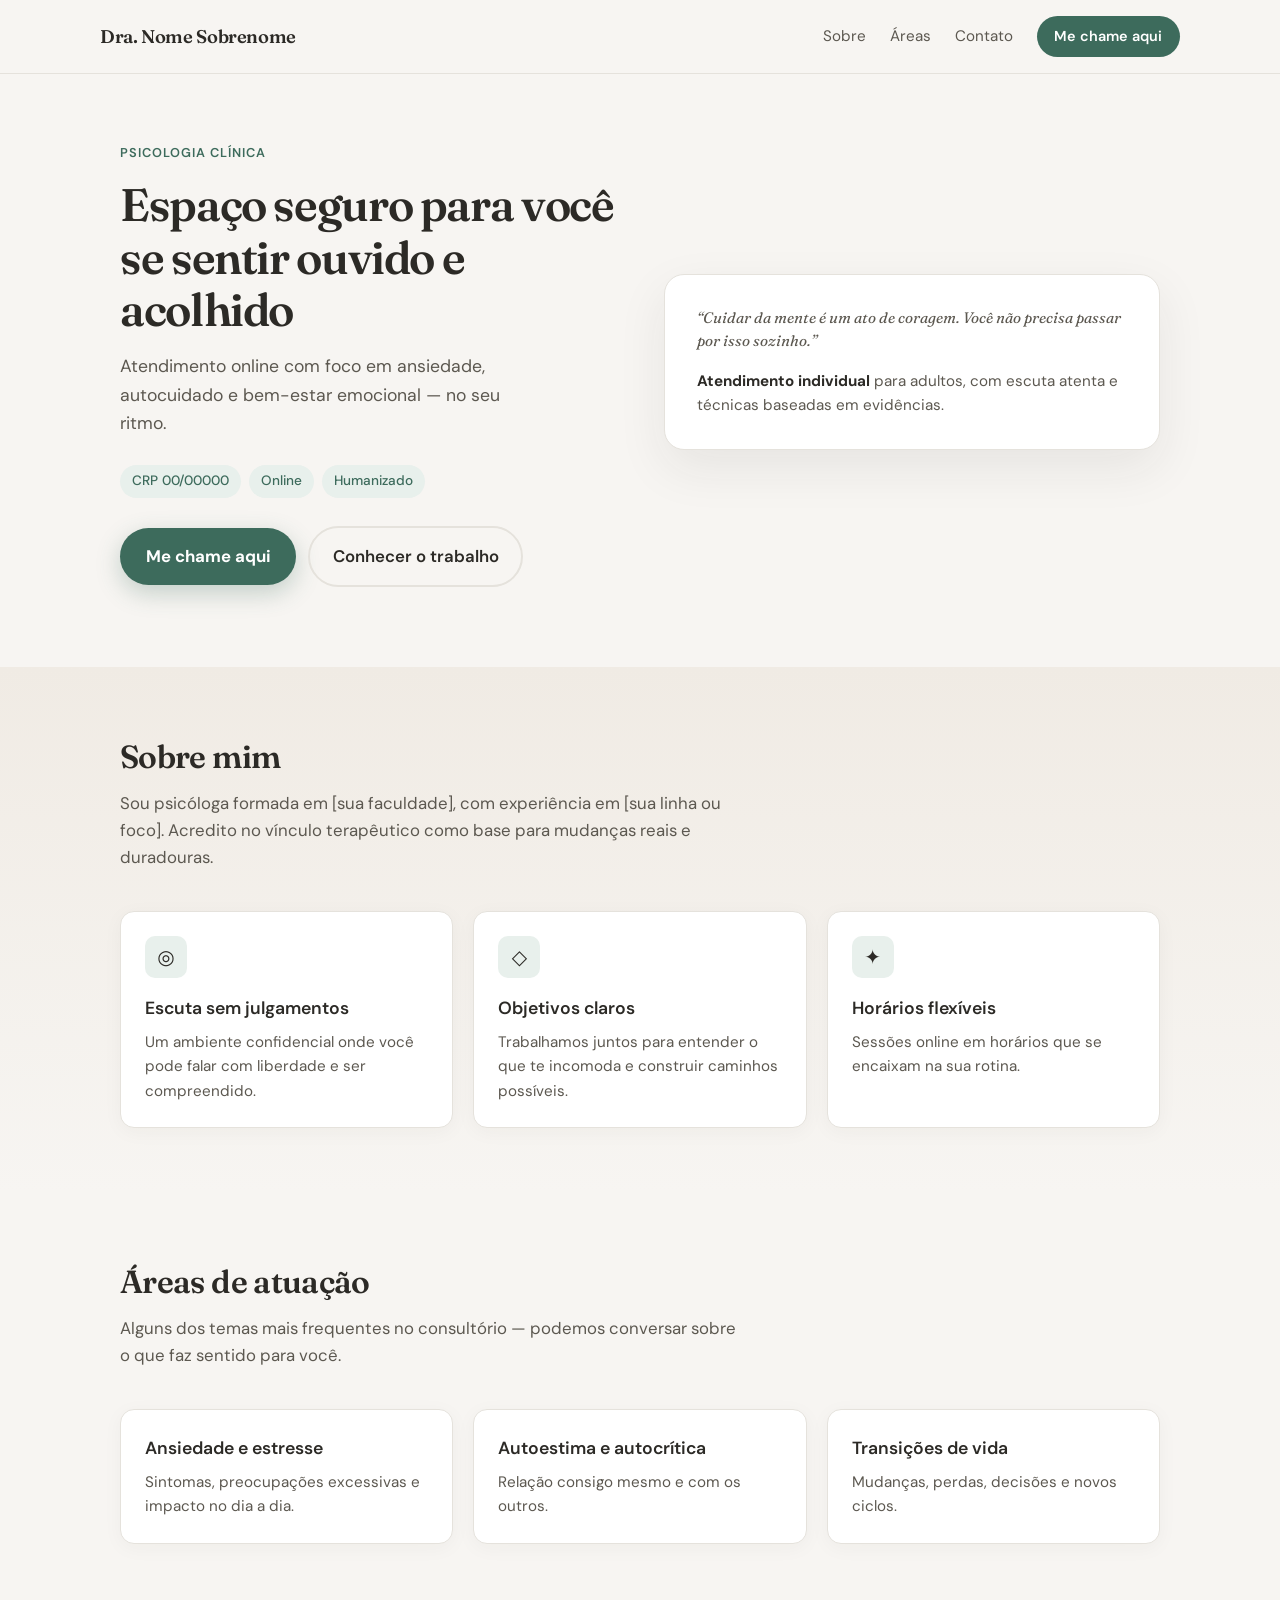
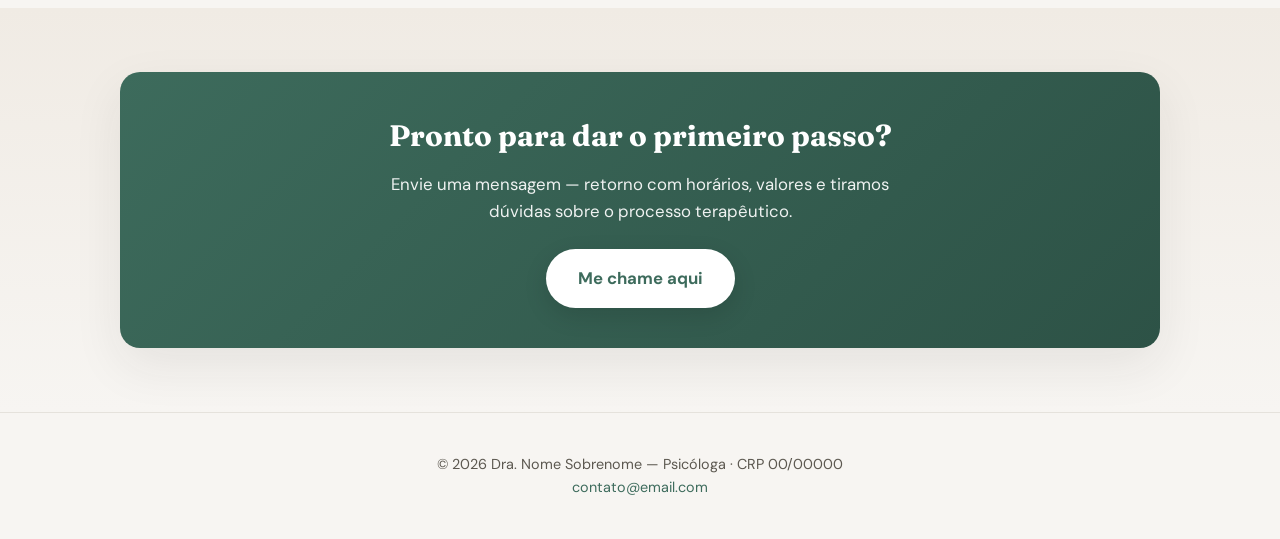
<file: psicologa-landing/index.html>
<!DOCTYPE html>
<html lang="pt-BR">
<head>
  <meta charset="UTF-8" />
  <meta name="viewport" content="width=device-width, initial-scale=1.0" />
  <meta name="description" content="Psicóloga — atendimento humanizado e acolhedor. Agende sua consulta." />
  <title>Dra. Nome — Psicóloga</title>
  <link rel="preconnect" href="https://fonts.googleapis.com" />
  <link rel="preconnect" href="https://fonts.gstatic.com" crossorigin />
  <link href="https://fonts.googleapis.com/css2?family=DM+Sans:ital,opsz,wght@0,9..40,400;0,9..40,500;0,9..40,600;0,9..40,700&family=Fraunces:ital,opsz,wght@0,9..144,500;0,9..144,600;0,9..144,700&display=swap" rel="stylesheet" />
  <style>
    :root {
      --bg: #f7f5f2;
      --bg-card: #ffffff;
      --text: #2c2a26;
      --text-muted: #5c5850;
      --accent: #3d6b5c;
      --accent-hover: #2f5549;
      --accent-soft: #e8f0ec;
      --border: #e5e2dc;
      --shadow: 0 18px 50px rgba(44, 42, 38, 0.08);
      --radius: 14px;
      --max: 1080px;
    }

    * {
      box-sizing: border-box;
      margin: 0;
      padding: 0;
    }

    html {
      scroll-behavior: smooth;
    }

    body {
      font-family: "DM Sans", system-ui, sans-serif;
      background: var(--bg);
      color: var(--text);
      line-height: 1.6;
      font-size: 1.05rem;
    }

    img {
      max-width: 100%;
      display: block;
    }

    a {
      color: inherit;
    }

    .wrap {
      max-width: var(--max);
      margin: 0 auto;
      padding: 0 1.25rem;
    }

    /* Header */
    header {
      position: sticky;
      top: 0;
      z-index: 50;
      background: rgba(247, 245, 242, 0.92);
      backdrop-filter: blur(10px);
      border-bottom: 1px solid var(--border);
    }

    .nav {
      display: flex;
      align-items: center;
      justify-content: space-between;
      padding: 1rem 0;
      gap: 1rem;
    }

    .logo {
      font-family: "Fraunces", Georgia, serif;
      font-weight: 600;
      font-size: 1.15rem;
      letter-spacing: -0.02em;
    }

    .nav-links {
      display: flex;
      align-items: center;
      gap: 1.5rem;
      font-size: 0.95rem;
    }

    .nav-links a:not(.btn-header) {
      color: var(--text-muted);
      text-decoration: none;
      transition: color 0.2s;
    }

    .nav-links a:not(.btn-header):hover {
      color: var(--accent);
    }

    .btn-header {
      display: inline-flex;
      align-items: center;
      justify-content: center;
      padding: 0.55rem 1.1rem;
      background: var(--accent);
      color: #fff !important;
      text-decoration: none;
      border-radius: 999px;
      font-weight: 600;
      font-size: 0.9rem;
      transition: background 0.2s, transform 0.15s;
    }

    .btn-header:hover {
      background: var(--accent-hover);
      transform: translateY(-1px);
    }

    @media (max-width: 640px) {
      .nav-links a:not(.btn-header) {
        display: none;
      }
    }

    /* Hero */
    .hero {
      padding: 4rem 0 5rem;
    }

    .hero-grid {
      display: grid;
      grid-template-columns: 1fr 1fr;
      gap: 3rem;
      align-items: center;
    }

    @media (max-width: 900px) {
      .hero-grid {
        grid-template-columns: 1fr;
        text-align: center;
      }
      .hero-badges {
        justify-content: center;
      }
      .hero-cta {
        justify-content: center;
      }
    }

    .badge {
      display: inline-block;
      font-size: 0.8rem;
      font-weight: 600;
      text-transform: uppercase;
      letter-spacing: 0.08em;
      color: var(--accent);
      margin-bottom: 1rem;
    }

    .hero h1 {
      font-family: "Fraunces", Georgia, serif;
      font-size: clamp(2rem, 4vw, 2.85rem);
      font-weight: 600;
      line-height: 1.15;
      letter-spacing: -0.03em;
      margin-bottom: 1rem;
    }

    .hero-lead {
      color: var(--text-muted);
      font-size: 1.1rem;
      max-width: 32ch;
      margin-bottom: 1.75rem;
    }

    @media (max-width: 900px) {
      .hero-lead {
        margin-left: auto;
        margin-right: auto;
      }
    }

    .hero-badges {
      display: flex;
      flex-wrap: wrap;
      gap: 0.5rem;
      margin-bottom: 1.75rem;
    }

    .pill {
      font-size: 0.85rem;
      padding: 0.35rem 0.75rem;
      background: var(--accent-soft);
      color: var(--accent);
      border-radius: 999px;
      font-weight: 500;
    }

    .hero-cta {
      display: flex;
      flex-wrap: wrap;
      gap: 0.75rem;
      align-items: center;
    }

    .btn-primary {
      display: inline-flex;
      align-items: center;
      justify-content: center;
      gap: 0.5rem;
      padding: 0.95rem 1.6rem;
      background: var(--accent);
      color: #fff;
      text-decoration: none;
      border-radius: 999px;
      font-weight: 700;
      font-size: 1.05rem;
      border: none;
      cursor: pointer;
      transition: background 0.2s, transform 0.15s, box-shadow 0.2s;
      box-shadow: 0 8px 24px rgba(61, 107, 92, 0.28);
    }

    .btn-primary:hover {
      background: var(--accent-hover);
      transform: translateY(-2px);
      box-shadow: 0 12px 28px rgba(61, 107, 92, 0.35);
    }

    .btn-ghost {
      display: inline-flex;
      align-items: center;
      justify-content: center;
      padding: 0.95rem 1.4rem;
      background: transparent;
      color: var(--text);
      text-decoration: none;
      border-radius: 999px;
      font-weight: 600;
      border: 2px solid var(--border);
      transition: border-color 0.2s, color 0.2s;
    }

    .btn-ghost:hover {
      border-color: var(--accent);
      color: var(--accent);
    }

    .hero-visual {
      position: relative;
    }

    .hero-card {
      background: var(--bg-card);
      border-radius: 20px;
      padding: 2rem;
      box-shadow: var(--shadow);
      border: 1px solid var(--border);
    }

    .hero-card p {
      color: var(--text-muted);
      font-size: 0.95rem;
    }

    .hero-card strong {
      color: var(--text);
    }

    .quote {
      font-family: "Fraunces", Georgia, serif;
      font-style: italic;
      font-size: 1.15rem;
      line-height: 1.5;
      margin-bottom: 1rem;
      color: var(--text);
    }

    /* Sections */
    section {
      padding: 4rem 0;
    }

    section:nth-child(even) {
      background: linear-gradient(180deg, #f0ebe4 0%, var(--bg) 100%);
    }

    .section-title {
      font-family: "Fraunces", Georgia, serif;
      font-size: clamp(1.6rem, 3vw, 2rem);
      font-weight: 600;
      margin-bottom: 0.5rem;
      letter-spacing: -0.02em;
    }

    .section-sub {
      color: var(--text-muted);
      max-width: 52ch;
      margin-bottom: 2.5rem;
    }

    .cards {
      display: grid;
      grid-template-columns: repeat(3, 1fr);
      gap: 1.25rem;
    }

    @media (max-width: 768px) {
      .cards {
        grid-template-columns: 1fr;
      }
    }

    .card {
      background: var(--bg-card);
      border-radius: var(--radius);
      padding: 1.5rem;
      border: 1px solid var(--border);
      box-shadow: 0 4px 20px rgba(44, 42, 38, 0.04);
    }

    .card h3 {
      font-size: 1.1rem;
      margin-bottom: 0.5rem;
      font-weight: 600;
    }

    .card p {
      color: var(--text-muted);
      font-size: 0.95rem;
    }

    .icon {
      width: 42px;
      height: 42px;
      border-radius: 10px;
      background: var(--accent-soft);
      display: flex;
      align-items: center;
      justify-content: center;
      margin-bottom: 1rem;
      font-size: 1.25rem;
    }

    /* CTA band */
    .cta-band {
      background: linear-gradient(135deg, var(--accent) 0%, #2d5246 100%);
      color: #fff;
      border-radius: 20px;
      padding: 2.5rem 2rem;
      text-align: center;
      box-shadow: var(--shadow);
    }

    .cta-band h2 {
      font-family: "Fraunces", Georgia, serif;
      font-size: clamp(1.5rem, 3vw, 1.85rem);
      margin-bottom: 0.75rem;
    }

    .cta-band p {
      opacity: 0.92;
      max-width: 42ch;
      margin: 0 auto 1.5rem;
    }

    .btn-light {
      display: inline-flex;
      align-items: center;
      justify-content: center;
      padding: 1rem 2rem;
      background: #fff;
      color: var(--accent);
      text-decoration: none;
      border-radius: 999px;
      font-weight: 700;
      font-size: 1.05rem;
      transition: transform 0.15s, box-shadow 0.2s;
      box-shadow: 0 8px 24px rgba(0, 0, 0, 0.12);
    }

    .btn-light:hover {
      transform: translateY(-2px);
      box-shadow: 0 12px 28px rgba(0, 0, 0, 0.18);
    }

    /* Footer */
    footer {
      padding: 2.5rem 0;
      border-top: 1px solid var(--border);
      color: var(--text-muted);
      font-size: 0.9rem;
      text-align: center;
    }

    footer a {
      color: var(--accent);
      text-decoration: none;
    }

    footer a:hover {
      text-decoration: underline;
    }
  </style>
</head>
<body>
  <header>
    <div class="wrap nav">
      <span class="logo">Dra. Nome Sobrenome</span>
      <nav class="nav-links" aria-label="Principal">
        <a href="#sobre">Sobre</a>
        <a href="#areas">Áreas</a>
        <a href="#contato">Contato</a>
        <a class="btn-header" href="#contato">Me chame aqui</a>
      </nav>
    </div>
  </header>

  <main>
    <section class="hero">
      <div class="wrap hero-grid">
        <div>
          <span class="badge">Psicologia clínica</span>
          <h1>Espaço seguro para você se sentir ouvido e acolhido</h1>
          <p class="hero-lead">
            Atendimento online com foco em ansiedade, autocuidado e bem-estar emocional — no seu ritmo.
          </p>
          <div class="hero-badges" aria-hidden="true">
            <span class="pill">CRP 00/00000</span>
            <span class="pill">Online</span>
            <span class="pill">Humanizado</span>
          </div>
          <div class="hero-cta">
            <a class="btn-primary" href="#contato">Me chame aqui</a>
            <a class="btn-ghost" href="#sobre">Conhecer o trabalho</a>
          </div>
        </div>
        <div class="hero-visual">
          <div class="hero-card">
            <p class="quote">“Cuidar da mente é um ato de coragem. Você não precisa passar por isso sozinho.”</p>
            <p>
              <strong>Atendimento individual</strong> para adultos, com escuta atenta e técnicas baseadas em evidências.
            </p>
          </div>
        </div>
      </div>
    </section>

    <section id="sobre">
      <div class="wrap">
        <h2 class="section-title">Sobre mim</h2>
        <p class="section-sub">
          Sou psicóloga formada em [sua faculdade], com experiência em [sua linha ou foco]. Acredito no vínculo terapêutico como base para mudanças reais e duradouras.
        </p>
        <div class="cards">
          <article class="card">
            <div class="icon" aria-hidden="true">◎</div>
            <h3>Escuta sem julgamentos</h3>
            <p>Um ambiente confidencial onde você pode falar com liberdade e ser compreendido.</p>
          </article>
          <article class="card">
            <div class="icon" aria-hidden="true">◇</div>
            <h3>Objetivos claros</h3>
            <p>Trabalhamos juntos para entender o que te incomoda e construir caminhos possíveis.</p>
          </article>
          <article class="card">
            <div class="icon" aria-hidden="true">✦</div>
            <h3>Horários flexíveis</h3>
            <p>Sessões online em horários que se encaixam na sua rotina.</p>
          </article>
        </div>
      </div>
    </section>

    <section id="areas">
      <div class="wrap">
        <h2 class="section-title">Áreas de atuação</h2>
        <p class="section-sub">
          Alguns dos temas mais frequentes no consultório — podemos conversar sobre o que faz sentido para você.
        </p>
        <div class="cards">
          <article class="card">
            <h3>Ansiedade e estresse</h3>
            <p>Sintomas, preocupações excessivas e impacto no dia a dia.</p>
          </article>
          <article class="card">
            <h3>Autoestima e autocrítica</h3>
            <p>Relação consigo mesmo e com os outros.</p>
          </article>
          <article class="card">
            <h3>Transições de vida</h3>
            <p>Mudanças, perdas, decisões e novos ciclos.</p>
          </article>
        </div>
      </div>
    </section>

    <section id="contato">
      <div class="wrap">
        <div class="cta-band">
          <h2>Pronto para dar o primeiro passo?</h2>
          <p>
            Envie uma mensagem — retorno com horários, valores e tiramos dúvidas sobre o processo terapêutico.
          </p>
          <a class="btn-light" href="https://wa.me/5511999999999?text=Ol%C3%A1%2C%20vim%20pela%20landing%20e%20gostaria%20de%20conversar." target="_blank" rel="noopener noreferrer">Me chame aqui</a>
        </div>
      </div>
    </section>
  </main>

  <footer>
    <div class="wrap">
      <p>
        © <span id="y"></span> Dra. Nome Sobrenome — Psicóloga · CRP 00/00000<br />
        <a href="mailto:contato@email.com">contato@email.com</a>
      </p>
    </div>
  </footer>

  <script>
    document.getElementById("y").textContent = new Date().getFullYear();
  </script>
</body>
</html>
</file>
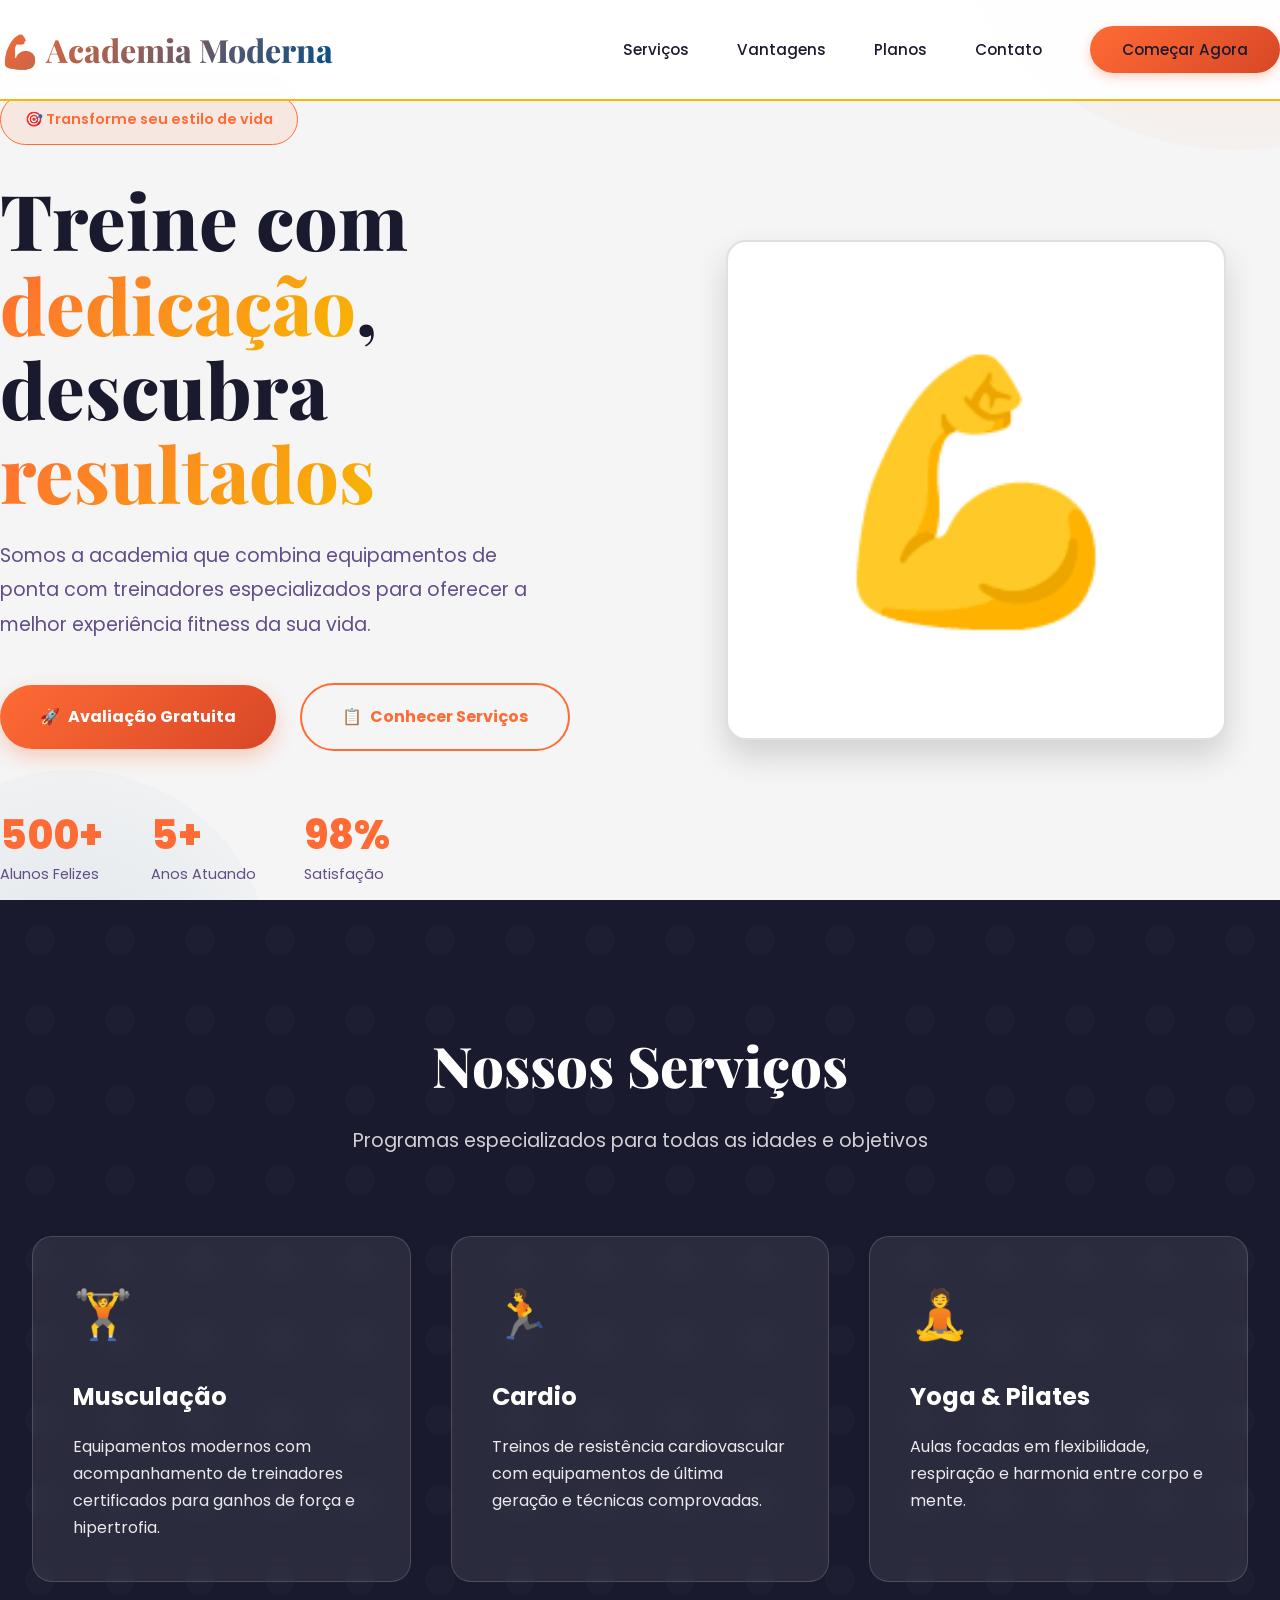
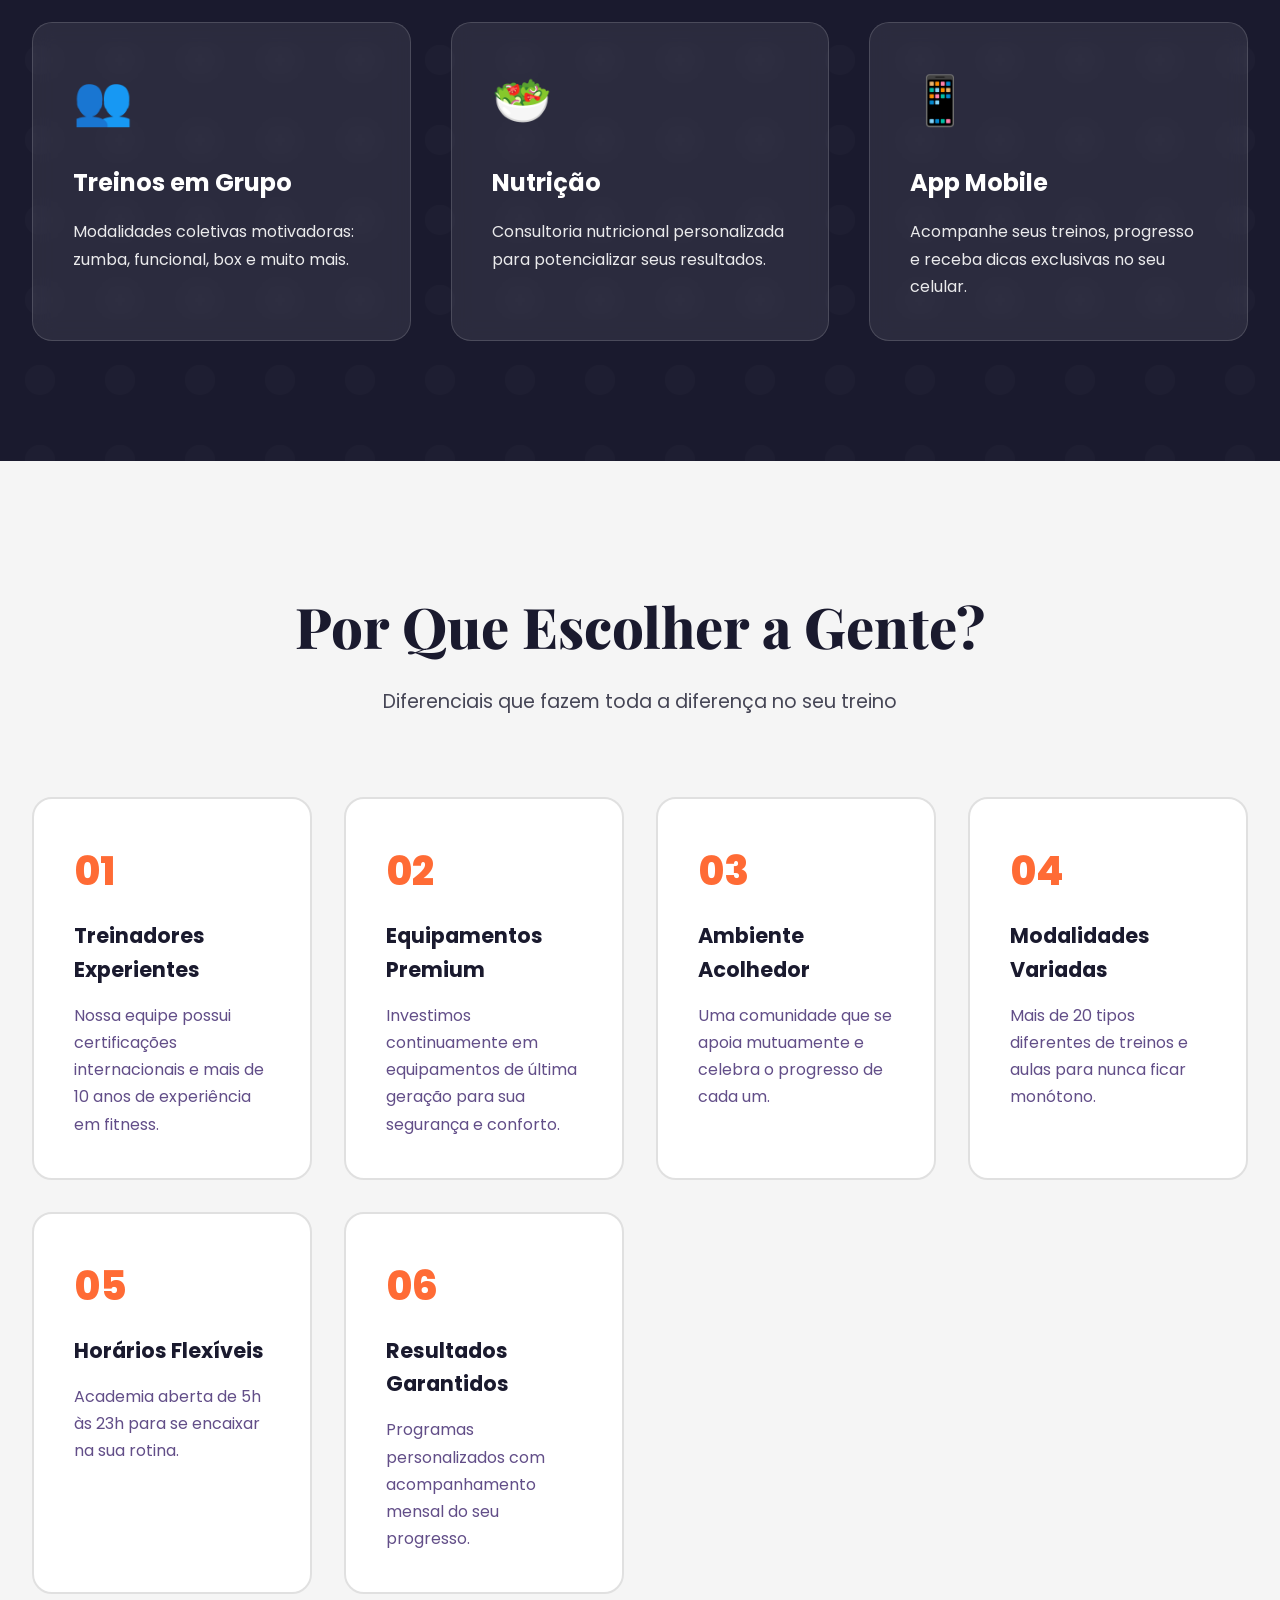
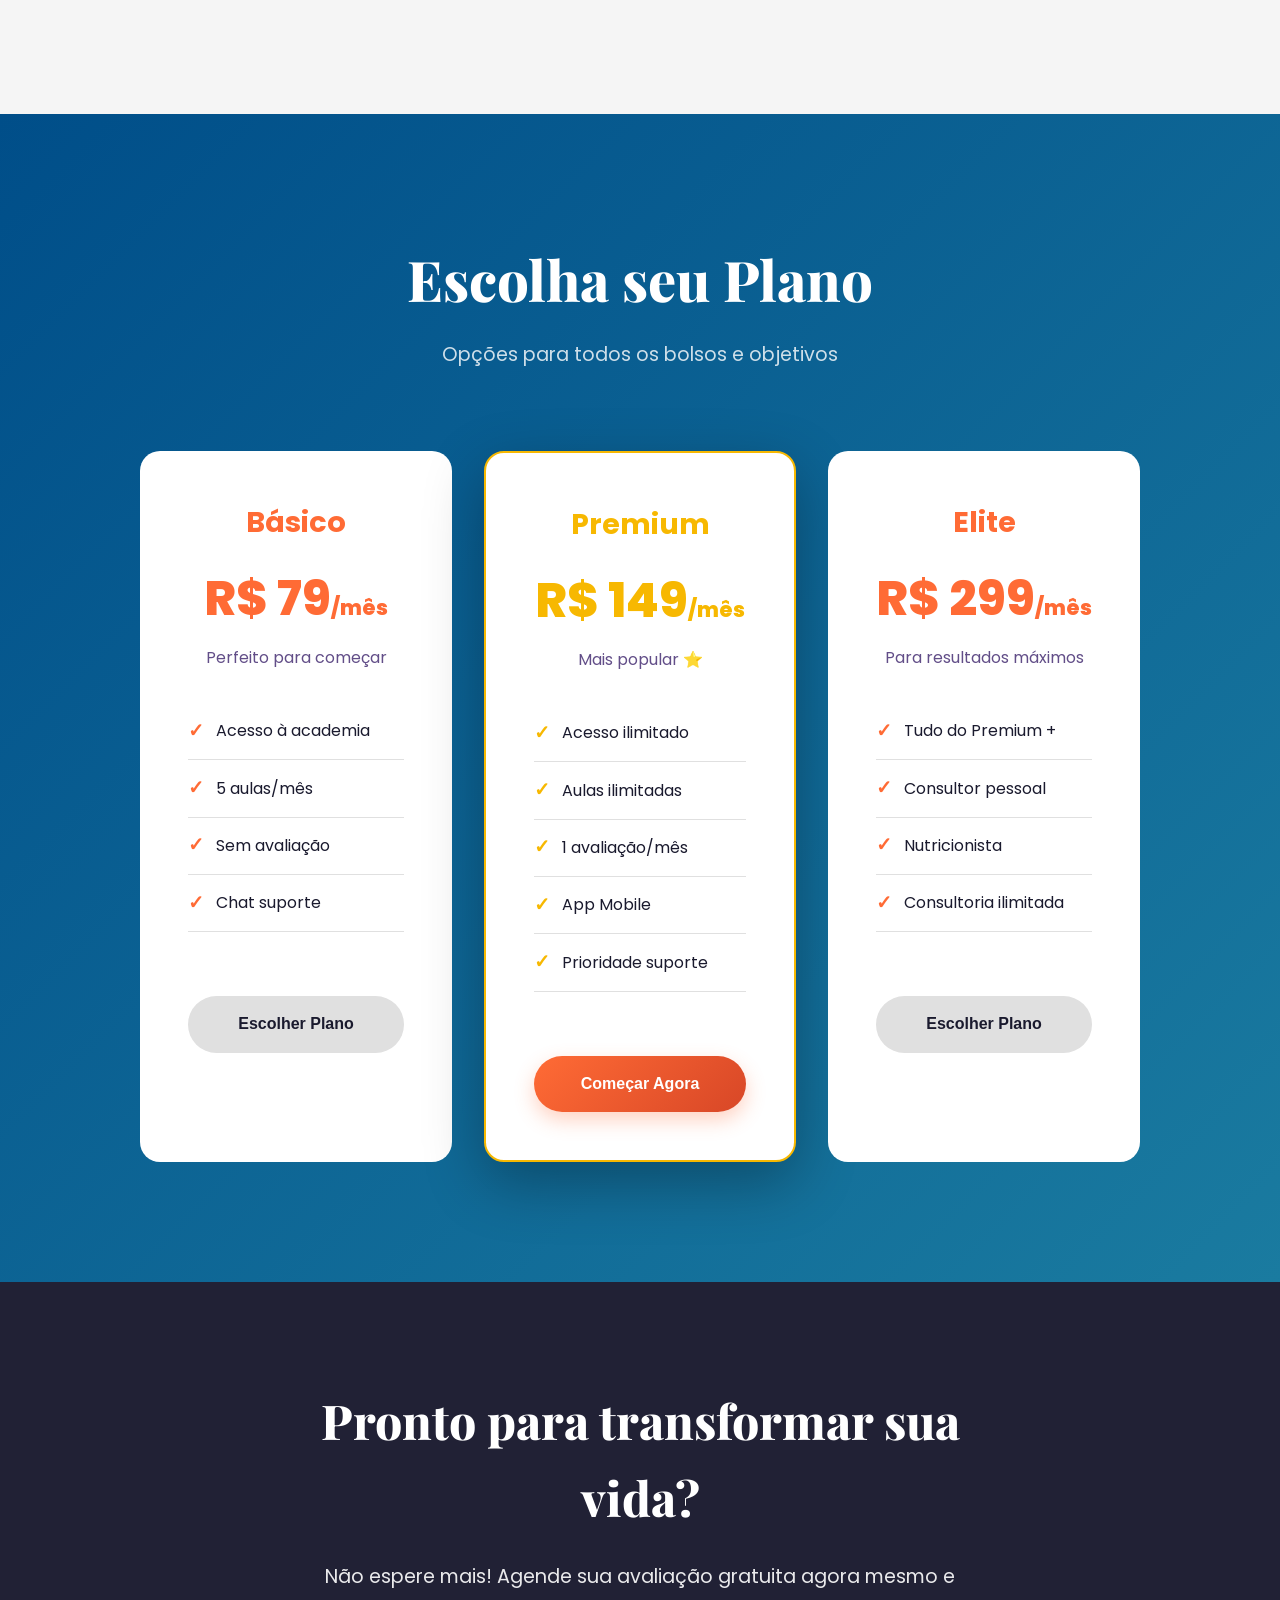
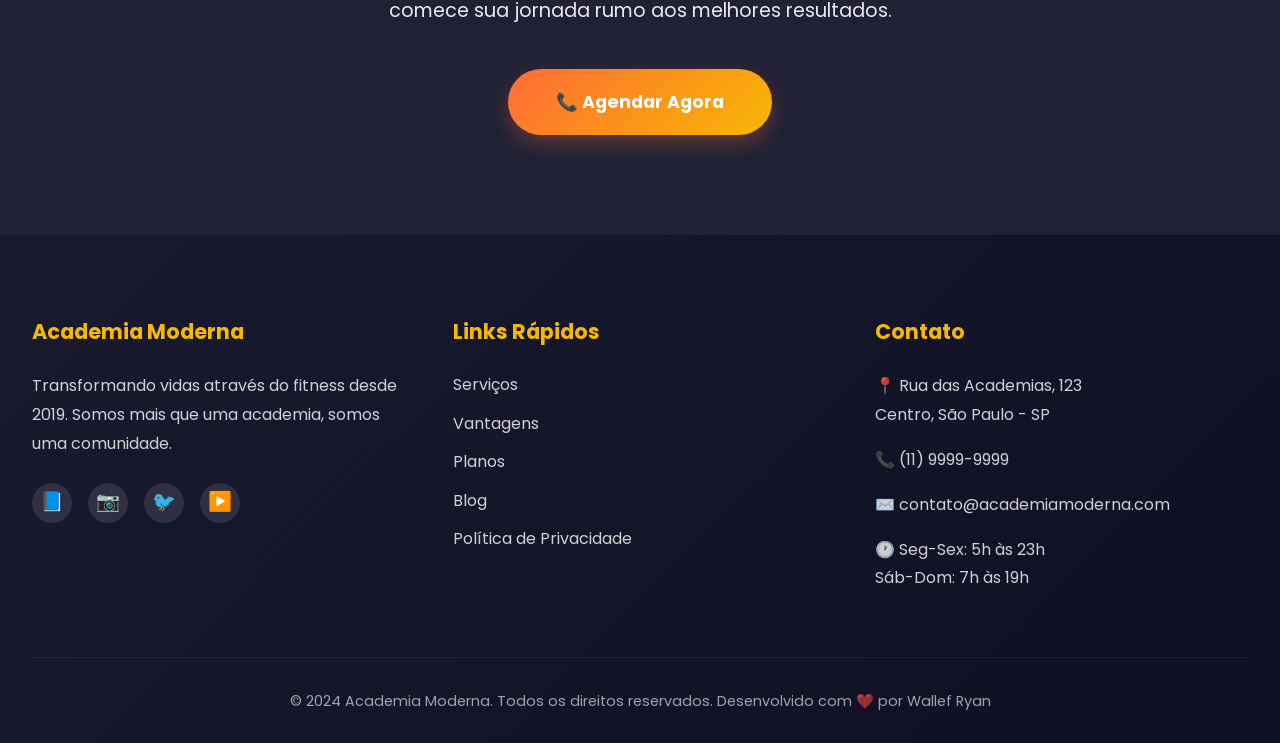
<file: projetos/academia-landing/index.html>
<!DOCTYPE html>
<html lang="pt-BR">
<head>
  <meta charset="UTF-8" />
  <meta name="viewport" content="width=device-width, initial-scale=1.0" />
  <meta name="description" content="Academia Moderna — Treinos funcionais, musculação e bem-estar. Transforme seu corpo com profissionais qualificados." />
  <meta name="keywords" content="academia, musculação, treinos funcionais, bem-estar, fitness" />
  <title>Academia Moderna | Treinos e Bem-Estar</title>

  <link rel="preconnect" href="https://fonts.googleapis.com" />
  <link rel="preconnect" href="https://fonts.gstatic.com" crossorigin />
  <link href="https://fonts.googleapis.com/css2?family=Poppins:wght@300;400;500;600;700;800&family=Playfair+Display:wght@700;800&display=swap" rel="stylesheet" />

  <style>
    :root {
      --cor-primaria: #ff6b35;
      --cor-primaria-escura: #d84727;
      --cor-secundaria: #004e89;
      --cor-terciaria: #1a7ba0;
      --cor-acento: #f7b801;
      --cor-texto: #1a1a2e;
      --cor-texto-claro: #624e88;
      --cor-texto-branco: #ffffff;
      --cor-fundo: #f5f5f5;
      --cor-card: #ffffff;
      --cor-borda: #e0e0e0;
      --sombra: 0 8px 16px rgba(0, 0, 0, 0.1);
      --sombra-hover: 0 16px 32px rgba(0, 0, 0, 0.15);
      --transicao: all 0.35s cubic-bezier(0.23, 1, 0.320, 1);
      --raio-borda: 20px;
      --largura-maxima: 1300px;
    }

    * {
      margin: 0;
      padding: 0;
      box-sizing: border-box;
    }

    html {
      scroll-behavior: smooth;
    }

    body {
      font-family: 'Poppins', sans-serif;
      background-color: var(--cor-fundo);
      color: var(--cor-texto);
      line-height: 1.6;
      -webkit-font-smoothing: antialiased;
      overflow-x: hidden;
    }

    .contenedor {
      max-width: var(--largura-maxima);
      margin: 0 auto;
      padding: 0 2rem;
    }

    /* ========== CABEÇALHO FLUTUANTE ========== */
    .cabecalho-principal {
      position: fixed;
      top: 0;
      left: 0;
      right: 0;
      background: rgba(255, 255, 255, 0.92);
      backdrop-filter: blur(20px);
      border-bottom: 2px solid var(--cor-acento);
      z-index: 1000;
      transition: var(--transicao);
      padding: 1rem 0;
    }

    .cabecalho-principal.ativo {
      background: rgba(255, 255, 255, 0.98);
      box-shadow: var(--sombra);
    }

    .barra-navegacao {
      display: flex;
      justify-content: space-between;
      align-items: center;
      padding: 0.5rem 0;
    }

    .marca {
      font-family: 'Playfair Display', serif;
      font-size: 2rem;
      font-weight: 800;
      background: linear-gradient(135deg, var(--cor-primaria), var(--cor-secundaria));
      -webkit-background-clip: text;
      -webkit-text-fill-color: transparent;
      background-clip: text;
      text-decoration: none;
    }

    .menu-navegacao {
      display: flex;
      gap: 3rem;
      list-style: none;
      align-items: center;
    }

    .menu-navegacao a {
      text-decoration: none;
      color: var(--cor-texto);
      font-weight: 500;
      position: relative;
      transition: var(--transicao);
      font-size: 0.95rem;
    }

    .menu-navegacao a::after {
      content: '';
      position: absolute;
      bottom: -5px;
      left: 0;
      width: 0;
      height: 3px;
      background: var(--cor-primaria);
      transition: var(--transicao);
    }

    .menu-navegacao a:hover::after {
      width: 100%;
    }

    .botao-menu {
      background: linear-gradient(135deg, var(--cor-primaria), var(--cor-primaria-escura));
      color: var(--cor-texto-branco);
      padding: 0.8rem 2rem;
      border-radius: 50px;
      text-decoration: none;
      font-weight: 600;
      transition: var(--transicao);
      border: none;
      cursor: pointer;
      box-shadow: 0 4px 12px rgba(255, 107, 53, 0.3);
    }

    .botao-menu:hover {
      transform: translateY(-2px);
      box-shadow: 0 8px 20px rgba(255, 107, 53, 0.4);
    }

    /* ========== SEÇÃO HERO ========== */
    .secao-principal {
      min-height: 100vh;
      display: flex;
      align-items: center;
      justify-content: space-between;
      padding-top: 80px;
      gap: 4rem;
      position: relative;
      overflow: hidden;
    }

    .secao-principal::before {
      content: '';
      position: absolute;
      top: -50%;
      right: -20%;
      width: 600px;
      height: 600px;
      background: radial-gradient(circle, rgba(255, 107, 53, 0.1), transparent);
      border-radius: 50%;
      animation: flutuar 6s ease-in-out infinite;
    }

    .secao-principal::after {
      content: '';
      position: absolute;
      bottom: -30%;
      left: -10%;
      width: 400px;
      height: 400px;
      background: radial-gradient(circle, rgba(0, 78, 137, 0.08), transparent);
      border-radius: 50%;
      animation: flutuar 8s ease-in-out infinite;
    }

    @keyframes flutuar {
      0%, 100% { transform: translateY(0); }
      50% { transform: translateY(30px); }
    }

    .conteudo-hero {
      flex: 1;
      position: relative;
      z-index: 2;
    }

    .etiqueta-destaque {
      display: inline-flex;
      align-items: center;
      gap: 0.5rem;
      background: rgba(255, 107, 53, 0.1);
      color: var(--cor-primaria);
      padding: 0.8rem 1.5rem;
      border-radius: 50px;
      font-weight: 600;
      font-size: 0.9rem;
      margin-bottom: 2rem;
      border: 1px solid var(--cor-primaria);
    }

    .titulo-principal {
      font-family: 'Playfair Display', serif;
      font-size: clamp(3rem, 6vw, 5rem);
      font-weight: 800;
      line-height: 1.1;
      margin-bottom: 1.5rem;
      color: var(--cor-texto);
    }

    .titulo-principal .destaque {
      background: linear-gradient(135deg, var(--cor-primaria), var(--cor-acento));
      -webkit-background-clip: text;
      -webkit-text-fill-color: transparent;
      background-clip: text;
    }

    .paragrafo-principal {
      font-size: 1.2rem;
      color: var(--cor-texto-claro);
      margin-bottom: 2.5rem;
      line-height: 1.8;
      max-width: 550px;
    }

    .grupo-botoes {
      display: flex;
      gap: 1.5rem;
      align-items: center;
      flex-wrap: wrap;
      margin-bottom: 3rem;
    }

    .botao-primario {
      background: linear-gradient(135deg, var(--cor-primaria), var(--cor-primaria-escura));
      color: var(--cor-texto-branco);
      padding: 1.2rem 2.5rem;
      border-radius: 50px;
      font-weight: 700;
      font-size: 1rem;
      text-decoration: none;
      border: none;
      cursor: pointer;
      transition: var(--transicao);
      box-shadow: 0 8px 20px rgba(255, 107, 53, 0.3);
      display: inline-flex;
      align-items: center;
      gap: 0.5rem;
    }

    .botao-primario:hover {
      transform: translateY(-4px);
      box-shadow: 0 12px 30px rgba(255, 107, 53, 0.4);
    }

    .botao-secundario {
      background: transparent;
      color: var(--cor-primaria);
      padding: 1.2rem 2.5rem;
      border-radius: 50px;
      font-weight: 700;
      font-size: 1rem;
      text-decoration: none;
      border: 2px solid var(--cor-primaria);
      cursor: pointer;
      transition: var(--transicao);
      display: inline-flex;
      align-items: center;
      gap: 0.5rem;
    }

    .botao-secundario:hover {
      background: var(--cor-primaria);
      color: var(--cor-texto-branco);
      transform: translateY(-4px);
    }

    .estatisticas-rapidas {
      display: flex;
      gap: 3rem;
      margin-top: 4rem;
      position: relative;
      z-index: 2;
    }

    .item-stat {
      display: flex;
      flex-direction: column;
    }

    .numero-stat {
      font-size: 2.5rem;
      font-weight: 800;
      color: var(--cor-primaria);
      line-height: 1;
    }

    .label-stat {
      font-size: 0.9rem;
      color: var(--cor-texto-claro);
      margin-top: 0.5rem;
    }

    .imagem-hero {
      flex: 1;
      position: relative;
      z-index: 2;
      display: flex;
      justify-content: center;
      align-items: center;
    }

    .box-imagem {
      position: relative;
      width: 100%;
      max-width: 500px;
      aspect-ratio: 1;
    }

    .box-imagem::before {
      content: '';
      position: absolute;
      inset: 0;
      background: linear-gradient(135deg, var(--cor-primaria) 0%, var(--cor-acento) 100%);
      border-radius: var(--raio-borda);
      opacity: 0.1;
    }

    .caixa-emoji {
      width: 100%;
      height: 100%;
      background: var(--cor-card);
      border-radius: var(--raio-borda);
      display: flex;
      align-items: center;
      justify-content: center;
      font-size: 250px;
      box-shadow: var(--sombra-hover);
      position: relative;
      border: 2px solid var(--cor-borda);
    }

    /* ========== SEÇÃO SERVIÇOS ========== */
    .secao-servicos {
      padding: 120px 0;
      background: var(--cor-texto);
      color: var(--cor-texto-branco);
      position: relative;
      overflow: hidden;
    }

    .secao-servicos::before {
      content: '';
      position: absolute;
      top: 0;
      left: 0;
      right: 0;
      bottom: 0;
      background: url("data:image/svg+xml,%3Csvg width='80' height='80' viewBox='0 0 80 80' xmlns='http://www.w3.org/2000/svg'%3E%3Cg fill='%23ffffff' fill-opacity='0.02'%3E%3Ccircle cx='40' cy='40' r='15'/%3E%3C/g%3E%3C/svg%3E") repeat;
      pointer-events: none;
    }

    .cabecalho-secao {
      text-align: center;
      margin-bottom: 5rem;
      position: relative;
      z-index: 2;
    }

    .titulo-secao {
      font-family: 'Playfair Display', serif;
      font-size: 3.5rem;
      font-weight: 800;
      margin-bottom: 1rem;
    }

    .subtitulo-secao {
      font-size: 1.2rem;
      opacity: 0.8;
      max-width: 600px;
      margin: 0 auto;
    }

    .grade-servicos {
      display: grid;
      grid-template-columns: repeat(auto-fit, minmax(320px, 1fr));
      gap: 2.5rem;
      position: relative;
      z-index: 2;
    }

    .cartao-servico {
      background: rgba(255, 255, 255, 0.08);
      backdrop-filter: blur(10px);
      border: 1px solid rgba(255, 255, 255, 0.15);
      border-radius: var(--raio-borda);
      padding: 2.5rem;
      transition: var(--transicao);
      position: relative;
      overflow: hidden;
      cursor: pointer;
    }

    .cartao-servico::before {
      content: '';
      position: absolute;
      top: 0;
      left: 0;
      right: 0;
      bottom: 0;
      background: linear-gradient(135deg, var(--cor-primaria) 0%, var(--cor-acento) 100%);
      opacity: 0;
      transition: var(--transicao);
      z-index: -1;
    }

    .cartao-servico:hover::before {
      opacity: 0.1;
    }

    .cartao-servico:hover {
      transform: translateY(-10px);
      border-color: rgba(255, 255, 255, 0.3);
      box-shadow: 0 20px 40px rgba(0, 0, 0, 0.3);
    }

    .icone-servico {
      font-size: 3rem;
      margin-bottom: 1.5rem;
      display: block;
    }

    .titulo-servico {
      font-size: 1.5rem;
      font-weight: 700;
      margin-bottom: 1rem;
    }

    .descricao-servico {
      font-size: 1rem;
      opacity: 0.9;
      line-height: 1.7;
    }

    /* ========== SEÇÃO VANTAGENS ========== */
    .secao-vantagens {
      padding: 120px 0;
      background: var(--cor-fundo);
    }

    .grade-vantagens {
      display: grid;
      grid-template-columns: repeat(auto-fit, minmax(280px, 1fr));
      gap: 2rem;
      margin-top: 4rem;
    }

    .cartao-vantagem {
      background: var(--cor-card);
      padding: 2.5rem;
      border-radius: var(--raio-borda);
      border: 2px solid var(--cor-borda);
      transition: var(--transicao);
      position: relative;
    }

    .cartao-vantagem::after {
      content: '';
      position: absolute;
      top: 0;
      left: 0;
      right: 0;
      height: 4px;
      background: linear-gradient(90deg, var(--cor-primaria), var(--cor-acento));
      border-radius: var(--raio-borda) var(--raio-borda) 0 0;
      transform: scaleX(0);
      transition: var(--transicao);
      transform-origin: left;
    }

    .cartao-vantagem:hover::after {
      transform: scaleX(1);
    }

    .cartao-vantagem:hover {
      transform: translateY(-8px);
      box-shadow: var(--sombra-hover);
    }

    .numero-vantagem {
      font-size: 2.5rem;
      font-weight: 800;
      color: var(--cor-primaria);
      margin-bottom: 1rem;
    }

    .titulo-vantagem {
      font-size: 1.3rem;
      font-weight: 700;
      color: var(--cor-texto);
      margin-bottom: 1rem;
    }

    .descricao-vantagem {
      color: var(--cor-texto-claro);
      line-height: 1.7;
    }

    /* ========== SEÇÃO PLANOS ========== */
    .secao-planos {
      padding: 120px 0;
      background: linear-gradient(135deg, var(--cor-secundaria) 0%, var(--cor-terciaria) 100%);
      color: var(--cor-texto-branco);
    }

    .cartao-plano {
      background: var(--cor-card);
      color: var(--cor-texto);
      border-radius: var(--raio-borda);
      padding: 3rem;
      text-align: center;
      transition: var(--transicao);
      position: relative;
      overflow: hidden;
    }

    .cartao-plano.destaque {
      transform: scale(1.08);
      box-shadow: 0 20px 60px rgba(0, 0, 0, 0.3);
      border: 2px solid var(--cor-acento);
    }

    .cartao-plano:hover {
      transform: translateY(-8px);
    }

    .cartao-plano.destaque:hover {
      transform: scale(1.08) translateY(-8px);
    }

    .nome-plano {
      font-size: 1.8rem;
      font-weight: 700;
      margin-bottom: 1rem;
      color: var(--cor-primaria);
    }

    .cartao-plano.destaque .nome-plano {
      color: var(--cor-acento);
    }

    .preco-plano {
      font-size: 3rem;
      font-weight: 800;
      color: var(--cor-primaria);
      margin-bottom: 0.5rem;
    }

    .cartao-plano.destaque .preco-plano {
      color: var(--cor-acento);
    }

    .periodo-plano {
      font-size: 1rem;
      color: var(--cor-texto-claro);
      margin-bottom: 2rem;
    }

    .lista-plano {
      list-style: none;
      margin-bottom: 2rem;
      text-align: left;
    }

    .item-lista-plano {
      padding: 0.8rem 0;
      border-bottom: 1px solid var(--cor-borda);
      display: flex;
      align-items: center;
      gap: 0.75rem;
    }

    .item-lista-plano::before {
      content: '✓';
      color: var(--cor-primaria);
      font-weight: 700;
      font-size: 1.2rem;
    }

    .cartao-plano.destaque .item-lista-plano::before {
      color: var(--cor-acento);
    }

    .botao-plano {
      width: 100%;
      padding: 1.2rem;
      border-radius: 50px;
      border: none;
      font-weight: 700;
      font-size: 1rem;
      cursor: pointer;
      transition: var(--transicao);
      margin-top: 2rem;
    }

    .botao-plano-normal {
      background: var(--cor-borda);
      color: var(--cor-texto);
    }

    .botao-plano-normal:hover {
      background: var(--cor-primaria);
      color: var(--cor-texto-branco);
    }

    .botao-plano-destaque {
      background: linear-gradient(135deg, var(--cor-primaria), var(--cor-primaria-escura));
      color: var(--cor-texto-branco);
      box-shadow: 0 8px 20px rgba(255, 107, 53, 0.3);
    }

    .botao-plano-destaque:hover {
      transform: translateY(-2px);
      box-shadow: 0 12px 30px rgba(255, 107, 53, 0.4);
    }

    .grade-planos {
      display: grid;
      grid-template-columns: repeat(auto-fit, minmax(300px, 1fr));
      gap: 2rem;
      margin-top: 4rem;
      max-width: 1000px;
      margin-left: auto;
      margin-right: auto;
    }

    /* ========== SEÇÃO CTA ========== */
    .secao-cta {
      padding: 100px 0;
      background: var(--cor-texto);
      color: var(--cor-texto-branco);
      text-align: center;
      position: relative;
      overflow: hidden;
    }

    .secao-cta::before {
      content: '';
      position: absolute;
      inset: 0;
      background: url("data:image/svg+xml,%3Csvg width='60' height='60' viewBox='0 0 60 60' xmlns='http://www.w3.org/2000/svg'%3E%3Cg fill='%23ffffff' fill-opacity='0.03'%3E%3Crect x='0' y='0' width='60' height='60'/%3E%3C/g%3E%3C/svg%3E") repeat;
      pointer-events: none;
    }

    .conteudo-cta {
      position: relative;
      z-index: 2;
      max-width: 700px;
      margin: 0 auto;
    }

    .titulo-cta {
      font-family: 'Playfair Display', serif;
      font-size: 3rem;
      font-weight: 800;
      margin-bottom: 1.5rem;
    }

    .paragrafo-cta {
      font-size: 1.2rem;
      opacity: 0.9;
      margin-bottom: 2.5rem;
      line-height: 1.8;
    }

    .botao-cta {
      background: linear-gradient(135deg, var(--cor-primaria), var(--cor-acento));
      color: var(--cor-texto-branco);
      padding: 1.2rem 3rem;
      border-radius: 50px;
      font-weight: 700;
      font-size: 1.1rem;
      text-decoration: none;
      border: none;
      cursor: pointer;
      transition: var(--transicao);
      box-shadow: 0 8px 20px rgba(255, 107, 53, 0.3);
      display: inline-block;
    }

    .botao-cta:hover {
      transform: translateY(-4px);
      box-shadow: 0 12px 30px rgba(255, 107, 53, 0.4);
    }

    /* ========== RODAPÉ ========== */
    .rodape {
      background: linear-gradient(135deg, var(--cor-texto), #0f0f23);
      color: var(--cor-texto-branco);
      padding: 80px 0 30px;
      position: relative;
    }

    .grade-rodape {
      display: grid;
      grid-template-columns: repeat(auto-fit, minmax(280px, 1fr));
      gap: 3rem;
      margin-bottom: 3rem;
    }

    .coluna-rodape h3 {
      font-size: 1.3rem;
      font-weight: 700;
      margin-bottom: 1.5rem;
      color: var(--cor-acento);
    }

    .coluna-rodape p {
      opacity: 0.8;
      line-height: 1.8;
      margin-bottom: 1rem;
    }

    .lista-rodape {
      list-style: none;
    }

    .item-lista-rodape {
      margin-bottom: 0.8rem;
    }

    .item-lista-rodape a {
      color: var(--cor-texto-branco);
      opacity: 0.8;
      text-decoration: none;
      transition: var(--transicao);
    }

    .item-lista-rodape a:hover {
      color: var(--cor-acento);
      opacity: 1;
    }

    .redes-sociais-rodape {
      display: flex;
      gap: 1rem;
      margin-top: 1.5rem;
    }

    .icone-rede {
      display: flex;
      align-items: center;
      justify-content: center;
      width: 40px;
      height: 40px;
      background: rgba(255, 255, 255, 0.1);
      border-radius: 50%;
      color: var(--cor-texto-branco);
      text-decoration: none;
      transition: var(--transicao);
      font-size: 1.2rem;
    }

    .icone-rede:hover {
      background: var(--cor-primaria);
      transform: translateY(-3px);
    }

    .base-rodape {
      border-top: 1px solid rgba(255, 255, 255, 0.1);
      padding-top: 2rem;
      text-align: center;
      opacity: 0.6;
      font-size: 0.9rem;
    }

    /* ========== RESPONSIVO ========== */
    @media (max-width: 768px) {
      .menu-navegacao {
        gap: 1.5rem;
      }

      .secao-principal {
        padding-top: 100px;
        gap: 2rem;
        flex-direction: column-reverse;
      }

      .titulo-principal {
        font-size: 2rem;
      }

      .estatisticas-rapidas {
        flex-direction: column;
        gap: 1.5rem;
      }

      .grade-servicos,
      .grade-vantagens,
      .grade-planos {
        grid-template-columns: 1fr;
      }

      .cartao-plano.destaque {
        transform: scale(1);
      }

      .cartao-plano.destaque:hover {
        transform: translateY(-8px);
      }

      .titulo-secao {
        font-size: 2rem;
      }

      .titulo-cta {
        font-size: 2rem;
      }

      .grupo-botoes {
        flex-direction: column;
        align-items: stretch;
      }

      .botao-primario,
      .botao-secundario {
        width: 100%;
        text-align: center;
        justify-content: center;
      }
    }

    /* ========== ANIMAÇÕES ========== */
    @keyframes entradaFade {
      from {
        opacity: 0;
        transform: translateY(20px);
      }
      to {
        opacity: 1;
        transform: translateY(0);
      }
    }

    .animar {
      animation: entradaFade 0.6s ease-out forwards;
    }
  </style>
</head>
<body>
  <!-- CABEÇALHO -->
  <header class="cabecalho-principal" id="cabecalho">
    <nav class="contenedor barra-navegacao">
      <a href="#inicio" class="marca">💪 Academia Moderna</a>
      <ul class="menu-navegacao">
        <li><a href="#servicos">Serviços</a></li>
        <li><a href="#vantagens">Vantagens</a></li>
        <li><a href="#planos">Planos</a></li>
        <li><a href="#contato">Contato</a></li>
        <li><a href="https://wa.me/5511999999999" class="botao-menu" target="_blank">Começar Agora</a></li>
      </ul>
    </nav>
  </header>

  <!-- SEÇÃO HERO -->
  <section id="inicio" class="secao-principal">
    <div class="conteudo-hero">
      <span class="etiqueta-destaque">🎯 Transforme seu estilo de vida</span>
      <h1 class="titulo-principal">Treine com <span class="destaque">dedicação</span>, descubra <span class="destaque">resultados</span></h1>
      <p class="paragrafo-principal">Somos a academia que combina equipamentos de ponta com treinadores especializados para oferecer a melhor experiência fitness da sua vida.</p>
      
      <div class="grupo-botoes">
        <a href="https://wa.me/5511999999999" class="botao-primario" target="_blank">
          <span>🚀</span> Avaliação Gratuita
        </a>
        <a href="#servicos" class="botao-secundario">
          <span>📋</span> Conhecer Serviços
        </a>
      </div>

      <div class="estatisticas-rapidas">
        <div class="item-stat">
          <span class="numero-stat">500+</span>
          <span class="label-stat">Alunos Felizes</span>
        </div>
        <div class="item-stat">
          <span class="numero-stat">5+</span>
          <span class="label-stat">Anos Atuando</span>
        </div>
        <div class="item-stat">
          <span class="numero-stat">98%</span>
          <span class="label-stat">Satisfação</span>
        </div>
      </div>
    </div>

    <div class="imagem-hero">
      <div class="box-imagem">
        <div class="caixa-emoji">💪</div>
      </div>
    </div>
  </section>

  <!-- SEÇÃO SERVIÇOS -->
  <section id="servicos" class="secao-servicos">
    <div class="contenedor">
      <div class="cabecalho-secao">
        <h2 class="titulo-secao">Nossos Serviços</h2>
        <p class="subtitulo-secao">Programas especializados para todas as idades e objetivos</p>
      </div>

      <div class="grade-servicos">
        <div class="cartao-servico">
          <span class="icone-servico">🏋️</span>
          <h3 class="titulo-servico">Musculação</h3>
          <p class="descricao-servico">Equipamentos modernos com acompanhamento de treinadores certificados para ganhos de força e hipertrofia.</p>
        </div>

        <div class="cartao-servico">
          <span class="icone-servico">🏃</span>
          <h3 class="titulo-servico">Cardio</h3>
          <p class="descricao-servico">Treinos de resistência cardiovascular com equipamentos de última geração e técnicas comprovadas.</p>
        </div>

        <div class="cartao-servico">
          <span class="icone-servico">🧘</span>
          <h3 class="titulo-servico">Yoga & Pilates</h3>
          <p class="descricao-servico">Aulas focadas em flexibilidade, respiração e harmonia entre corpo e mente.</p>
        </div>

        <div class="cartao-servico">
          <span class="icone-servico">👥</span>
          <h3 class="titulo-servico">Treinos em Grupo</h3>
          <p class="descricao-servico">Modalidades coletivas motivadoras: zumba, funcional, box e muito mais.</p>
        </div>

        <div class="cartao-servico">
          <span class="icone-servico">🥗</span>
          <h3 class="titulo-servico">Nutrição</h3>
          <p class="descricao-servico">Consultoria nutricional personalizada para potencializar seus resultados.</p>
        </div>

        <div class="cartao-servico">
          <span class="icone-servico">📱</span>
          <h3 class="titulo-servico">App Mobile</h3>
          <p class="descricao-servico">Acompanhe seus treinos, progresso e receba dicas exclusivas no seu celular.</p>
        </div>
      </div>
    </div>
  </section>

  <!-- SEÇÃO VANTAGENS -->
  <section id="vantagens" class="secao-vantagens">
    <div class="contenedor">
      <div class="cabecalho-secao">
        <h2 class="titulo-secao">Por Que Escolher a Gente?</h2>
        <p class="subtitulo-secao">Diferenciais que fazem toda a diferença no seu treino</p>
      </div>

      <div class="grade-vantagens">
        <div class="cartao-vantagem">
          <div class="numero-vantagem">01</div>
          <h3 class="titulo-vantagem">Treinadores Experientes</h3>
          <p class="descricao-vantagem">Nossa equipe possui certificações internacionais e mais de 10 anos de experiência em fitness.</p>
        </div>

        <div class="cartao-vantagem">
          <div class="numero-vantagem">02</div>
          <h3 class="titulo-vantagem">Equipamentos Premium</h3>
          <p class="descricao-vantagem">Investimos continuamente em equipamentos de última geração para sua segurança e conforto.</p>
        </div>

        <div class="cartao-vantagem">
          <div class="numero-vantagem">03</div>
          <h3 class="titulo-vantagem">Ambiente Acolhedor</h3>
          <p class="descricao-vantagem">Uma comunidade que se apoia mutuamente e celebra o progresso de cada um.</p>
        </div>

        <div class="cartao-vantagem">
          <div class="numero-vantagem">04</div>
          <h3 class="titulo-vantagem">Modalidades Variadas</h3>
          <p class="descricao-vantagem">Mais de 20 tipos diferentes de treinos e aulas para nunca ficar monótono.</p>
        </div>

        <div class="cartao-vantagem">
          <div class="numero-vantagem">05</div>
          <h3 class="titulo-vantagem">Horários Flexíveis</h3>
          <p class="descricao-vantagem">Academia aberta de 5h às 23h para se encaixar na sua rotina.</p>
        </div>

        <div class="cartao-vantagem">
          <div class="numero-vantagem">06</div>
          <h3 class="titulo-vantagem">Resultados Garantidos</h3>
          <p class="descricao-vantagem">Programas personalizados com acompanhamento mensal do seu progresso.</p>
        </div>
      </div>
    </div>
  </section>

  <!-- SEÇÃO PLANOS -->
  <section id="planos" class="secao-planos">
    <div class="contenedor">
      <div class="cabecalho-secao">
        <h2 class="titulo-secao">Escolha seu Plano</h2>
        <p class="subtitulo-secao">Opções para todos os bolsos e objetivos</p>
      </div>

      <div class="grade-planos">
        <div class="cartao-plano">
          <h3 class="nome-plano">Básico</h3>
          <div class="preco-plano">R$ 79<span style="font-size: 1.3rem;">/mês</span></div>
          <p class="periodo-plano">Perfeito para começar</p>
          <ul class="lista-plano">
            <li class="item-lista-plano">Acesso à academia</li>
            <li class="item-lista-plano">5 aulas/mês</li>
            <li class="item-lista-plano">Sem avaliação</li>
            <li class="item-lista-plano">Chat suporte</li>
          </ul>
          <button class="botao-plano botao-plano-normal">Escolher Plano</button>
        </div>

        <div class="cartao-plano destaque">
          <h3 class="nome-plano">Premium</h3>
          <div class="preco-plano">R$ 149<span style="font-size: 1.3rem;">/mês</span></div>
          <p class="periodo-plano">Mais popular ⭐</p>
          <ul class="lista-plano">
            <li class="item-lista-plano">Acesso ilimitado</li>
            <li class="item-lista-plano">Aulas ilimitadas</li>
            <li class="item-lista-plano">1 avaliação/mês</li>
            <li class="item-lista-plano">App Mobile</li>
            <li class="item-lista-plano">Prioridade suporte</li>
          </ul>
          <button class="botao-plano botao-plano-destaque">Começar Agora</button>
        </div>

        <div class="cartao-plano">
          <h3 class="nome-plano">Elite</h3>
          <div class="preco-plano">R$ 299<span style="font-size: 1.3rem;">/mês</span></div>
          <p class="periodo-plano">Para resultados máximos</p>
          <ul class="lista-plano">
            <li class="item-lista-plano">Tudo do Premium +</li>
            <li class="item-lista-plano">Consultor pessoal</li>
            <li class="item-lista-plano">Nutricionista</li>
            <li class="item-lista-plano">Consultoria ilimitada</li>
          </ul>
          <button class="botao-plano botao-plano-normal">Escolher Plano</button>
        </div>
      </div>
    </div>
  </section>

  <!-- SEÇÃO CTA -->
  <section id="contato" class="secao-cta">
    <div class="conteudo-cta">
      <h2 class="titulo-cta">Pronto para transformar sua vida?</h2>
      <p class="paragrafo-cta">Não espere mais! Agende sua avaliação gratuita agora mesmo e comece sua jornada rumo aos melhores resultados.</p>
      <a href="https://wa.me/5511999999999?text=Olá! Gostaria de agendar uma avaliação gratuita na Academia Moderna." class="botao-cta" target="_blank">
        📞 Agendar Agora
      </a>
    </div>
  </section>

  <!-- RODAPÉ -->
  <footer class="rodape">
    <div class="contenedor">
      <div class="grade-rodape">
        <div class="coluna-rodape">
          <h3>Academia Moderna</h3>
          <p>Transformando vidas através do fitness desde 2019. Somos mais que uma academia, somos uma comunidade.</p>
          <div class="redes-sociais-rodape">
            <a href="#" class="icone-rede">📘</a>
            <a href="#" class="icone-rede">📷</a>
            <a href="#" class="icone-rede">🐦</a>
            <a href="#" class="icone-rede">▶️</a>
          </div>
        </div>

        <div class="coluna-rodape">
          <h3>Links Rápidos</h3>
          <ul class="lista-rodape">
            <li class="item-lista-rodape"><a href="#servicos">Serviços</a></li>
            <li class="item-lista-rodape"><a href="#vantagens">Vantagens</a></li>
            <li class="item-lista-rodape"><a href="#planos">Planos</a></li>
            <li class="item-lista-rodape"><a href="#">Blog</a></li>
            <li class="item-lista-rodape"><a href="#">Política de Privacidade</a></li>
          </ul>
        </div>

        <div class="coluna-rodape">
          <h3>Contato</h3>
          <p>📍 Rua das Academias, 123<br>Centro, São Paulo - SP</p>
          <p>📞 (11) 9999-9999</p>
          <p>✉️ contato@academiamoderna.com</p>
          <p>🕐 Seg-Sex: 5h às 23h<br>Sáb-Dom: 7h às 19h</p>
        </div>
      </div>

      <div class="base-rodape">
        <p>&copy; 2024 Academia Moderna. Todos os direitos reservados. Desenvolvido com ❤️ por Wallef Ryan</p>
      </div>
    </div>
  </footer>

  <script>
    // Efeito no cabeçalho durante scroll
    window.addEventListener('scroll', () => {
      const cabecalho = document.getElementById('cabecalho');
      if (window.scrollY > 100) {
        cabecalho.classList.add('ativo');
      } else {
        cabecalho.classList.remove('ativo');
      }
    });

    // Animações ao entrar na viewport
    const observador = new IntersectionObserver((elementos) => {
      elementos.forEach(elemento => {
        if (elemento.isIntersecting) {
          elemento.target.classList.add('animar');
        }
      });
    }, { threshold: 0.1 });

    document.querySelectorAll('.cartao-servico, .cartao-vantagem, .cartao-plano').forEach(el => {
      observador.observe(el);
    });

    // Smooth scroll para links de navegação
    document.querySelectorAll('a[href^="#"]').forEach(link => {
      link.addEventListener('click', (e) => {
        e.preventDefault();
        const destino = document.querySelector(link.getAttribute('href'));
        if (destino) {
          destino.scrollIntoView({ behavior: 'smooth', block: 'start' });
        }
      });
    });
  </script>
</body>
</html>
</file>
